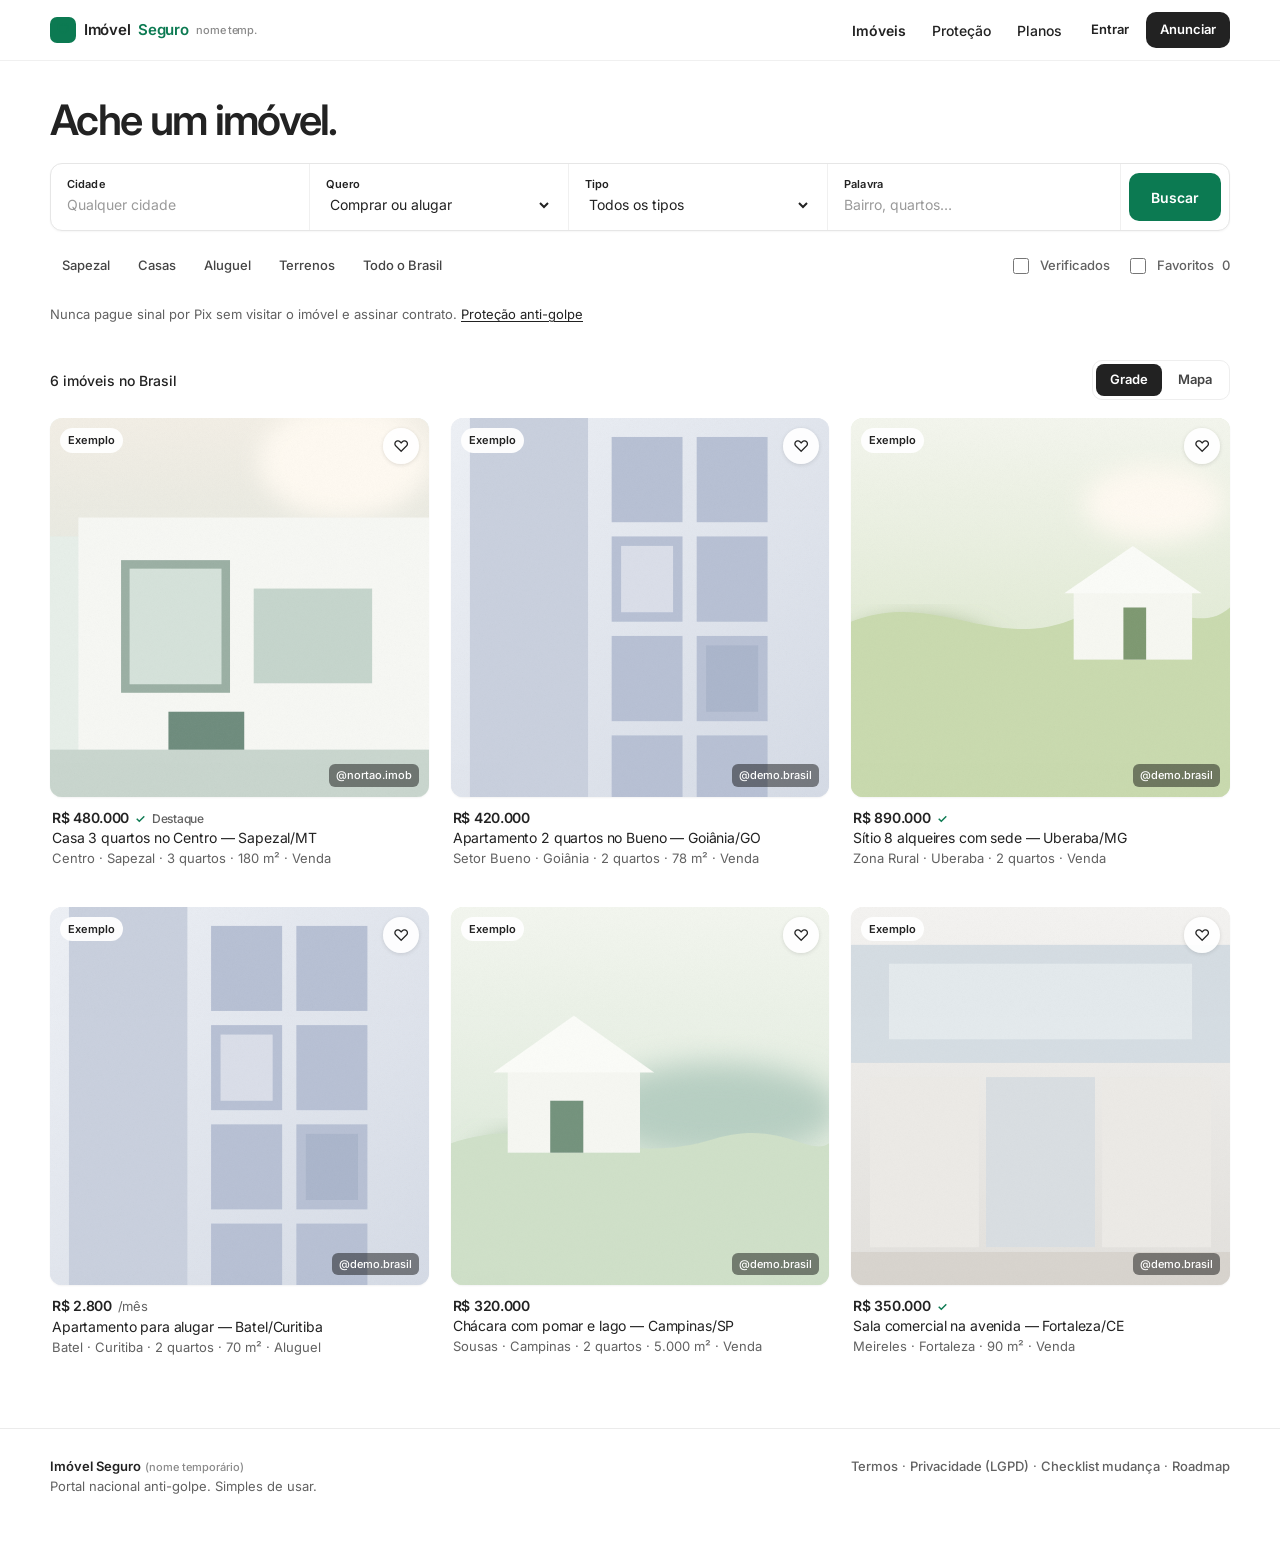
<file: index.html>
<!doctype html>
<html lang="pt-BR">
<head>
  <meta charset="utf-8">
  <meta name="viewport" content="width=device-width,initial-scale=1">
  <meta name="description" content="Imóvel Seguro — portal simples e anti-golpe. Anuncie grátis com fotos padronizadas e marca d'água do usuário.">
  <meta name="theme-color" content="#ffffff">
  <title>Imóvel Seguro — alugue e compre com menos risco de golpe</title>
  <link rel="stylesheet" href="css/styles.css">
</head>
<body>
  <header class="top">
    <div class="wrap top-inner">
      <a class="brand" href="index.html"><span class="brand-mark" aria-hidden="true">🛡</span> Imóvel <span>Seguro</span> <em class="temp">nome temp.</em></a>
      <nav class="nav" aria-label="Principal">
        <a href="index.html" data-nav="index.html">Imóveis</a>
        <a href="anti-golpe.html" data-nav="anti-golpe.html">Proteção</a>
        <a href="precos.html" data-nav="precos.html">Planos</a>
        <span id="auth-slot"></span>
        <a class="btn btn-dark btn-sm" href="anunciar.html">Anunciar</a>
      </nav>
    </div>
  </header>

  <main>
    <section class="home">
      <div class="wrap">
        <h1>Ache um imóvel.</h1>
        <form id="search-form" class="finder" role="search">
          <div class="finder-bar">
            <label class="finder-field">
              <span>Cidade</span>
              <input id="f-city" data-city-input type="text" placeholder="Qualquer cidade" autocomplete="off">
            </label>
            <label class="finder-field">
              <span>Quero</span>
              <select id="f-purpose" aria-label="Comprar ou alugar">
                <option value="">Comprar ou alugar</option>
                <option value="comprar">Comprar</option>
                <option value="alugar">Alugar</option>
              </select>
            </label>
            <label class="finder-field">
              <span>Tipo</span>
              <select id="f-type" data-types="all" aria-label="Tipo de imóvel"></select>
            </label>
            <label class="finder-field finder-field-q">
              <span>Palavra</span>
              <input id="f-q" type="search" placeholder="Bairro, quartos…" aria-label="Palavra-chave">
            </label>
            <button class="finder-go" type="submit">Buscar</button>
          </div>
          <div class="finder-row">
            <div class="chips">
              <button type="button" class="chip" data-chip data-city="Sapezal - MT">Sapezal</button>
              <button type="button" class="chip" data-chip data-purpose="comprar" data-type="casa">Casas</button>
              <button type="button" class="chip" data-chip data-purpose="alugar">Aluguel</button>
              <button type="button" class="chip" data-chip data-purpose="comprar" data-type="terreno">Terrenos</button>
              <button type="button" class="chip" id="f-clear">Todo o Brasil</button>
            </div>
            <div class="finder-flags">
              <label><input id="f-verified" type="checkbox"> Verificados</label>
              <label><input id="f-favs" type="checkbox"> Favoritos <span id="fav-count">0</span></label>
            </div>
          </div>
        </form>
        <p class="safety-line">Nunca pague sinal por Pix sem visitar o imóvel e assinar contrato. <a href="anti-golpe.html">Proteção anti-golpe</a></p>
      </div>
    </section>

    <section class="results">
      <div class="wrap">
        <div class="results-bar">
          <p id="listings-count">Carregando…</p>
          <div class="view-toggle" role="group" aria-label="Visualização">
            <button type="button" class="btn btn-ghost btn-sm active" data-view="grid">Grade</button>
            <button type="button" class="btn btn-ghost btn-sm" data-view="map">Mapa</button>
          </div>
        </div>
        <div class="grid" id="listings"></div>
        <div id="map-view" style="display:none"></div>
      </div>
    </section>
  </main>

  <footer class="footer">
    <div class="wrap footer-grid">
      <div>
        <strong>Imóvel Seguro</strong> <span class="temp">(nome temporário)</span><br>
        Portal nacional anti-golpe. Simples de usar.
      </div>
      <div>
        <a href="termos.html">Termos</a> ·
        <a href="privacidade.html">Privacidade (LGPD)</a> ·
        <a href="mudanca.html">Checklist mudança</a> ·
        <a href="GAPS.md">Roadmap</a>
      </div>
    </div>
  </footer>

  <script src="js/cities-br.js"></script>
  <script src="js/config.js"></script>
  <script src="js/auth.js"></script>
  <script src="js/photos.js"></script>
  <script src="js/map.js"></script>
  <script src="js/app.js"></script>
</body>
</html>
</file>
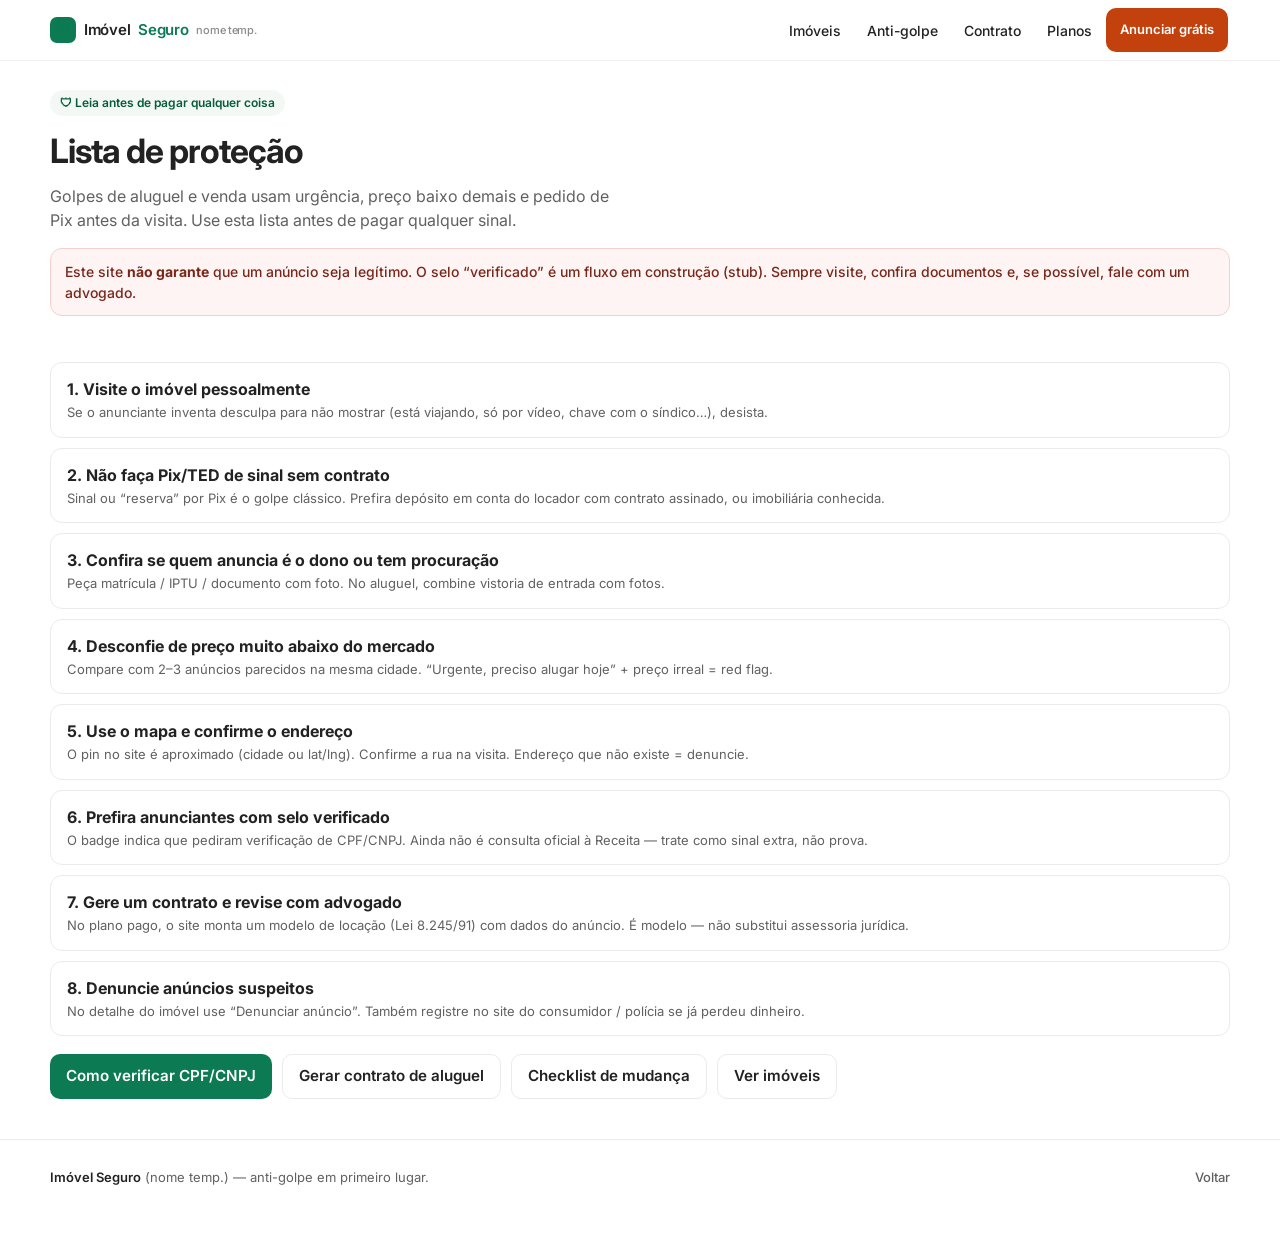
<file: anti-golpe.html>
<!doctype html>
<html lang="pt-BR">
<head>
  <meta charset="utf-8">
  <meta name="viewport" content="width=device-width,initial-scale=1">
  <meta name="theme-color" content="#0c7a52">
  <title>Lista de proteção — Imóvel Seguro</title>
  <link rel="stylesheet" href="css/styles.css">
</head>
<body>
  <header class="top">
    <div class="wrap top-inner">
      <a class="brand" href="index.html"><span class="brand-mark">🛡</span> Imóvel <span>Seguro</span> <em class="temp">nome temp.</em></a>
      <nav class="nav">
        <a href="index.html" data-nav="index.html">Imóveis</a>
        <a href="anti-golpe.html" data-nav="anti-golpe.html">Anti-golpe</a>
        <a href="contrato.html" data-nav="contrato.html">Contrato</a>
        <a href="precos.html" data-nav="precos.html">Planos</a>
        <a class="btn btn-terra" href="anunciar.html" style="padding:8px 14px;font-size:13px">Anunciar grátis</a>
              <span id="auth-slot"></span>
      </nav>
    </div>
  </header>

  <main class="wrap">
    <section class="page-hero">
      <div class="badge">🛡 Leia antes de pagar qualquer coisa</div>
      <h1>Lista de proteção</h1>
      <p>Golpes de aluguel e venda usam urgência, preço baixo demais e pedido de Pix antes da visita. Use esta lista antes de pagar qualquer sinal.</p>
    </section>

    <div class="banner banner-danger">
      Este site <strong>não garante</strong> que um anúncio seja legítimo. O selo “verificado” é um fluxo em construção (stub). Sempre visite, confira documentos e, se possível, fale com um advogado.
    </div>

    <section class="section">
      <ul class="check-list">
        <li>
          <strong>1. Visite o imóvel pessoalmente</strong>
          <span class="help">Se o anunciante inventa desculpa para não mostrar (está viajando, só por vídeo, chave com o síndico…), desista.</span>
        </li>
        <li>
          <strong>2. Não faça Pix/TED de sinal sem contrato</strong>
          <span class="help">Sinal ou “reserva” por Pix é o golpe clássico. Prefira depósito em conta do locador com contrato assinado, ou imobiliária conhecida.</span>
        </li>
        <li>
          <strong>3. Confira se quem anuncia é o dono ou tem procuração</strong>
          <span class="help">Peça matrícula / IPTU / documento com foto. No aluguel, combine vistoria de entrada com fotos.</span>
        </li>
        <li>
          <strong>4. Desconfie de preço muito abaixo do mercado</strong>
          <span class="help">Compare com 2–3 anúncios parecidos na mesma cidade. “Urgente, preciso alugar hoje” + preço irreal = red flag.</span>
        </li>
        <li>
          <strong>5. Use o mapa e confirme o endereço</strong>
          <span class="help">O pin no site é aproximado (cidade ou lat/lng). Confirme a rua na visita. Endereço que não existe = denuncie.</span>
        </li>
        <li>
          <strong>6. Prefira anunciantes com selo verificado</strong>
          <span class="help">O badge indica que pediram verificação de CPF/CNPJ. Ainda não é consulta oficial à Receita — trate como sinal extra, não prova.</span>
        </li>
        <li>
          <strong>7. Gere um contrato e revise com advogado</strong>
          <span class="help">No plano pago, o site monta um modelo de locação (Lei 8.245/91) com dados do anúncio. É modelo — não substitui assessoria jurídica.</span>
        </li>
        <li>
          <strong>8. Denuncie anúncios suspeitos</strong>
          <span class="help">No detalhe do imóvel use “Denunciar anúncio”. Também registre no site do consumidor / polícia se já perdeu dinheiro.</span>
        </li>
      </ul>

      <div style="display:flex;gap:10px;flex-wrap:wrap;margin-top:18px">
        <a class="btn btn-primary" href="verificar.html">Como verificar CPF/CNPJ</a>
        <a class="btn btn-ghost" href="contrato.html">Gerar contrato de aluguel</a>
        <a class="btn btn-ghost" href="mudanca.html">Checklist de mudança</a>
        <a class="btn btn-ghost" href="index.html">Ver imóveis</a>
      </div>
    </section>
  </main>

  <footer class="footer">
    <div class="wrap footer-grid">
      <div><strong>Imóvel Seguro</strong> (nome temp.) — anti-golpe em primeiro lugar.</div>
      <div><a href="index.html">Voltar</a></div>
    </div>
    <!-- legal -->
</footer>
</body>
</html>
</file>
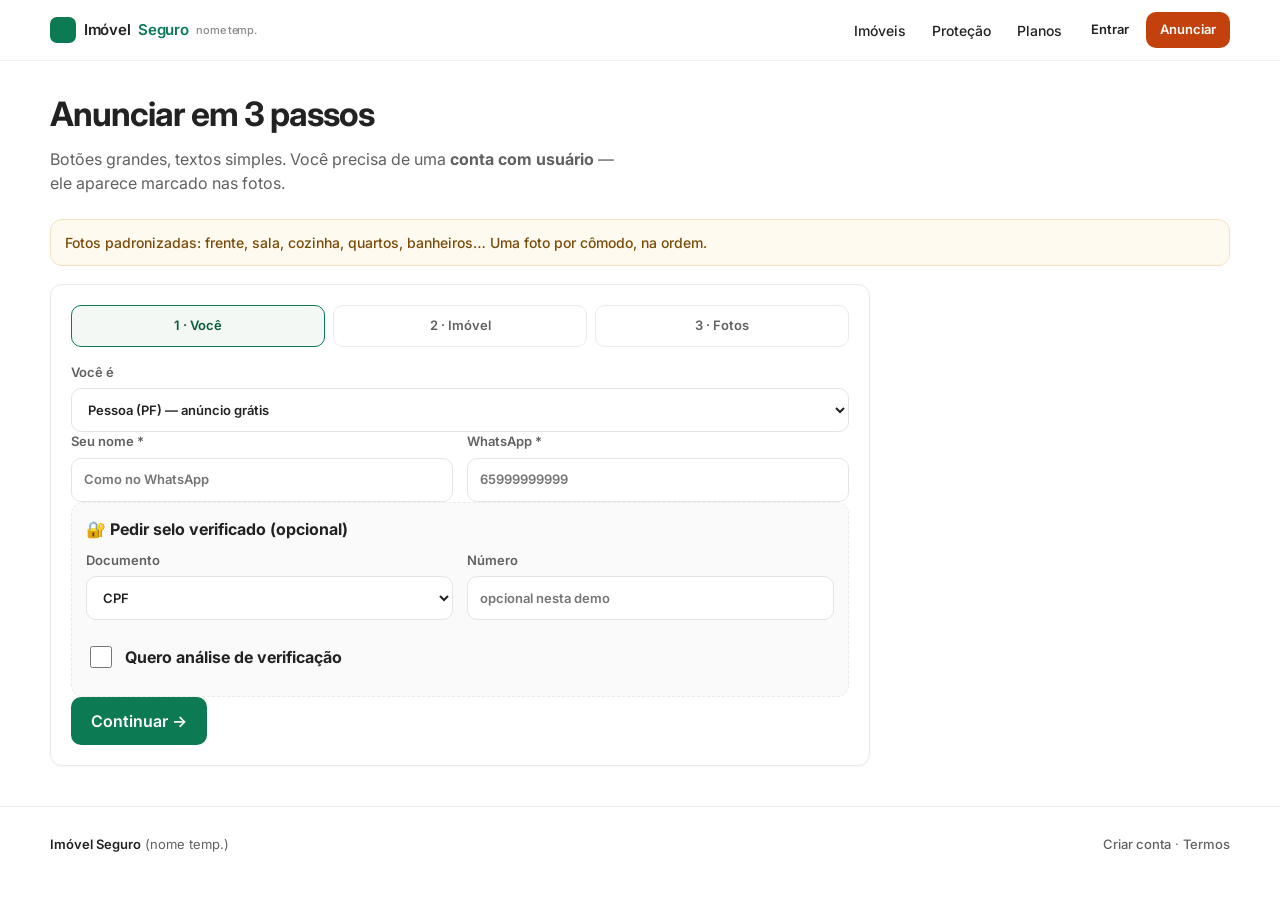
<file: anunciar.html>
<!doctype html>
<html lang="pt-BR">
<head>
  <meta charset="utf-8">
  <meta name="viewport" content="width=device-width,initial-scale=1">
  <meta name="theme-color" content="#0c7a52">
  <title>Anunciar — Imóvel Seguro</title>
  <link rel="stylesheet" href="css/styles.css">
</head>
<body>
  <header class="top">
    <div class="wrap top-inner">
      <a class="brand" href="index.html"><span class="brand-mark">🛡</span> Imóvel <span>Seguro</span> <em class="temp">nome temp.</em></a>
      <nav class="nav">
        <a href="index.html" data-nav="index.html">Imóveis</a>
        <a href="anti-golpe.html" data-nav="anti-golpe.html">Proteção</a>
        <a href="precos.html" data-nav="precos.html">Planos</a>
        <span id="auth-slot"></span>
        <a class="btn btn-terra btn-sm" href="anunciar.html">Anunciar</a>
      </nav>
    </div>
  </header>

  <main class="wrap">
    <section class="page-hero">
      <h1>Anunciar em 3 passos</h1>
      <p>Botões grandes, textos simples. Você precisa de uma <a href="conta.html"><strong>conta com usuário</strong></a> — ele aparece marcado nas fotos.</p>
      <p class="help" id="username-display" style="margin-top:8px;font-size:16px;font-weight:800;color:var(--green)"></p>
    </section>

    <div class="banner">
      Fotos padronizadas: frente, sala, cozinha, quartos, banheiros… Uma foto por cômodo, na ordem.
    </div>

    <section class="section" style="padding-top:0">
      <form id="announce-form" class="card form-card">
        <div class="wizard-steps">
          <div class="wstep on">1 · Você</div>
          <div class="wstep">2 · Imóvel</div>
          <div class="wstep">3 · Fotos</div>
        </div>

        <div class="wizard-pane on form-grid">
          <label class="field">Você é
            <select name="advertiser_kind" id="advertiser-kind" required>
              <option value="pf">Pessoa (PF) — anúncio grátis</option>
              <option value="pj">Imobiliária (PJ)</option>
            </select>
          </label>
          <div class="form-grid two">
            <label class="field">Seu nome *
              <input name="owner_name" required placeholder="Como no WhatsApp">
            </label>
            <label class="field">WhatsApp *
              <input name="whatsapp" required placeholder="65999999999" inputmode="tel">
            </label>
          </div>
          <div class="stub" id="pj-fields" style="display:none">
            <strong>🏢 Imobiliária</strong>
            <div class="form-grid two" style="margin-top:10px">
              <label class="field">Nome da imobiliária *
                <input name="agency_name" data-pj-required placeholder="Imobiliária Centro">
              </label>
              <label class="field">Endereço da página (slug)
                <input name="agency_slug" placeholder="imobiliaria-centro">
              </label>
            </div>
            <label class="field" style="margin-top:10px">Sobre a imobiliária
              <textarea name="agency_description" rows="2"></textarea>
            </label>
          </div>
          <div class="stub">
            <strong>🔐 Pedir selo verificado (opcional)</strong>
            <div class="form-grid two" style="margin-top:10px">
              <label class="field">Documento
                <select name="doc_type" id="doc-type">
                  <option value="cpf">CPF</option>
                  <option value="cnpj">CNPJ</option>
                </select>
              </label>
              <label class="field">Número
                <input name="doc_number" placeholder="opcional nesta demo" autocomplete="off">
              </label>
            </div>
            <label style="display:flex;align-items:center;gap:10px;margin-top:12px;font-weight:700">
              <input name="want_verify" type="checkbox" style="width:22px;height:22px"> Quero análise de verificação
            </label>
          </div>
          <button type="button" class="btn btn-primary btn-xl" data-next>Continuar →</button>
        </div>

        <div class="wizard-pane form-grid">
          <div class="form-grid two">
            <label class="field">Cidade *
              <input name="city" data-city-input required placeholder="Sapezal - MT" autocomplete="off">
            </label>
            <label class="field">Bairro
              <input name="neighborhood" placeholder="Centro">
            </label>
          </div>
          <label class="field">Endereço / referência
            <input name="address_text" placeholder="Rua e número ou referência">
          </label>
          <div class="form-grid two">
            <label class="field">Latitude (opcional)
              <input name="lat" type="number" step="any">
            </label>
            <label class="field">Longitude (opcional)
              <input name="lng" type="number" step="any">
            </label>
          </div>
          <div class="form-grid two">
            <label class="field">Quero *
              <select name="purpose" required>
                <option value="comprar">Vender</option>
                <option value="alugar">Alugar</option>
              </select>
            </label>
            <label class="field">Tipo *
              <select name="property_type" data-types required></select>
            </label>
          </div>
          <div class="form-grid two">
            <label class="field">Preço (R$) *
              <input name="price" required inputmode="decimal" placeholder="480000">
            </label>
            <label class="field">Área (m²)
              <input name="area_m2" type="number" min="0">
            </label>
          </div>
          <div class="form-grid two">
            <label class="field">Quantos quartos?
              <input name="bedrooms" id="f-bedrooms" type="number" min="0" value="2">
            </label>
            <label class="field">Quantos banheiros?
              <input name="bathrooms" type="number" min="1" value="1">
            </label>
          </div>
          <label style="display:flex;align-items:center;gap:10px;font-weight:700">
            <input name="has_suite" id="f-suite" type="checkbox" style="width:22px;height:22px"> Tem suíte (último quarto vira suíte nas fotos)
          </label>
          <label class="field">Título simples *
            <input name="title" required maxlength="120" placeholder="Casa 3 quartos no Centro">
          </label>
          <label class="field">Conte o essencial *
            <textarea name="description" required rows="4" placeholder="Conservação, documentos, o que vem junto…"></textarea>
          </label>
          <div style="display:flex;gap:10px;flex-wrap:wrap">
            <button type="button" class="btn btn-ghost" data-prev>← Voltar</button>
            <button type="button" class="btn btn-primary btn-xl" data-next>Ir para fotos →</button>
          </div>
        </div>

        <div class="wizard-pane form-grid">
          <p style="margin:0;font-size:1.05rem;font-weight:700">Envie <em>uma foto de cada cômodo</em>, na ordem abaixo. A marca @do seu usuário é gravada na imagem.</p>
          <div id="photo-slots" class="photo-slots"></div>
          <div style="display:flex;gap:10px;flex-wrap:wrap">
            <button type="button" class="btn btn-ghost" data-prev>← Voltar</button>
            <button class="btn btn-primary btn-xl" id="announce-btn" type="submit">Publicar anúncio grátis</button>
          </div>
          <div class="ok-box" id="ok-box"></div>
          <div class="err-box" id="err-box"></div>
        </div>
      </form>
    </section>
  </main>

  <footer class="footer">
    <div class="wrap footer-grid">
      <div><strong>Imóvel Seguro</strong> (nome temp.)</div>
      <div><a href="conta.html">Criar conta</a> · <a href="termos.html">Termos</a></div>
    </div>
  </footer>

  <script src="js/cities-br.js"></script>
  <script src="js/config.js"></script>
  <script src="js/auth.js"></script>
  <script src="js/photos.js"></script>
  <script src="js/app.js"></script>
</body>
</html>
</file>
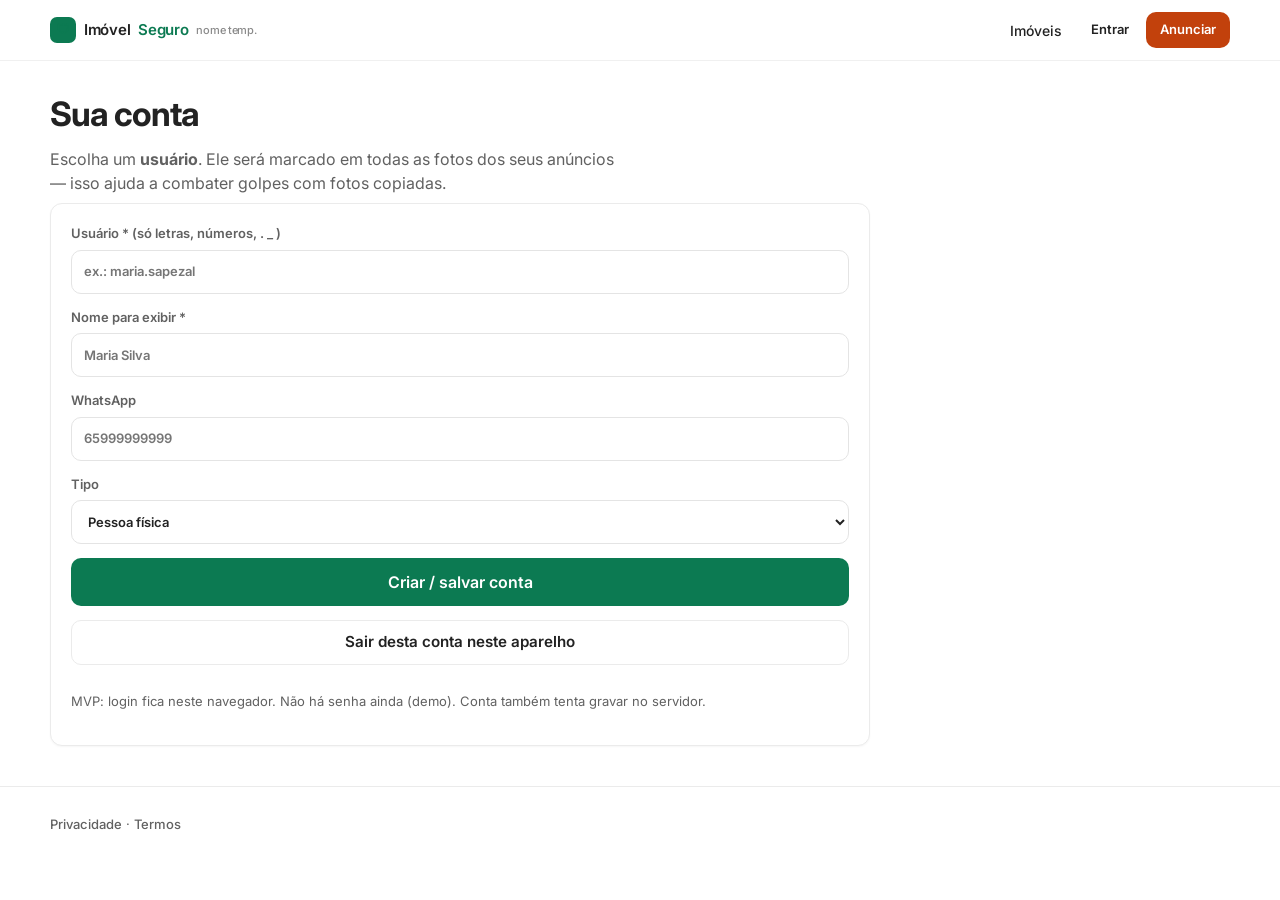
<file: conta.html>
<!doctype html>
<html lang="pt-BR">
<head>
  <meta charset="utf-8">
  <meta name="viewport" content="width=device-width,initial-scale=1">
  <meta name="theme-color" content="#0c7a52">
  <title>Criar conta — Imóvel Seguro</title>
  <link rel="stylesheet" href="css/styles.css">
</head>
<body>
  <header class="top">
    <div class="wrap top-inner">
      <a class="brand" href="index.html"><span class="brand-mark">🛡</span> Imóvel <span>Seguro</span> <em class="temp">nome temp.</em></a>
      <nav class="nav">
        <a href="index.html">Imóveis</a>
        <span id="auth-slot"></span>
        <a class="btn btn-terra btn-sm" href="anunciar.html">Anunciar</a>
      </nav>
    </div>
  </header>

  <main class="wrap">
    <section class="page-hero">
      <h1>Sua conta</h1>
      <p>Escolha um <strong>usuário</strong>. Ele será marcado em todas as fotos dos seus anúncios — isso ajuda a combater golpes com fotos copiadas.</p>
    </section>

    <div class="banner banner-safe" id="account-status" style="display:none"></div>

    <section class="section" style="padding-top:0">
      <form id="account-form" class="card form-card form-grid">
        <label class="field">Usuário * (só letras, números, . _ )
          <input name="username" required minlength="3" maxlength="24" placeholder="ex.: maria.sapezal" autocomplete="username">
        </label>
        <label class="field">Nome para exibir *
          <input name="display_name" required placeholder="Maria Silva">
        </label>
        <label class="field">WhatsApp
          <input name="whatsapp" placeholder="65999999999" inputmode="tel">
        </label>
        <label class="field">Tipo
          <select name="advertiser_kind">
            <option value="pf">Pessoa física</option>
            <option value="pj">Imobiliária (PJ)</option>
          </select>
        </label>
        <button class="btn btn-primary btn-xl" type="submit">Criar / salvar conta</button>
        <button class="btn btn-ghost" type="button" id="logout-btn">Sair desta conta neste aparelho</button>
        <div class="ok-box" id="account-ok"></div>
        <div class="err-box" id="account-err"></div>
        <p class="help">MVP: login fica neste navegador. Não há senha ainda (demo). Conta também tenta gravar no servidor.</p>
      </form>
    </section>
  </main>

  <footer class="footer">
    <div class="wrap"><a href="privacidade.html">Privacidade</a> · <a href="termos.html">Termos</a></div>
  </footer>
  <script src="js/config.js"></script>
  <script src="js/auth.js"></script>
  <script src="js/app.js"></script>
</body>
</html>
</file>
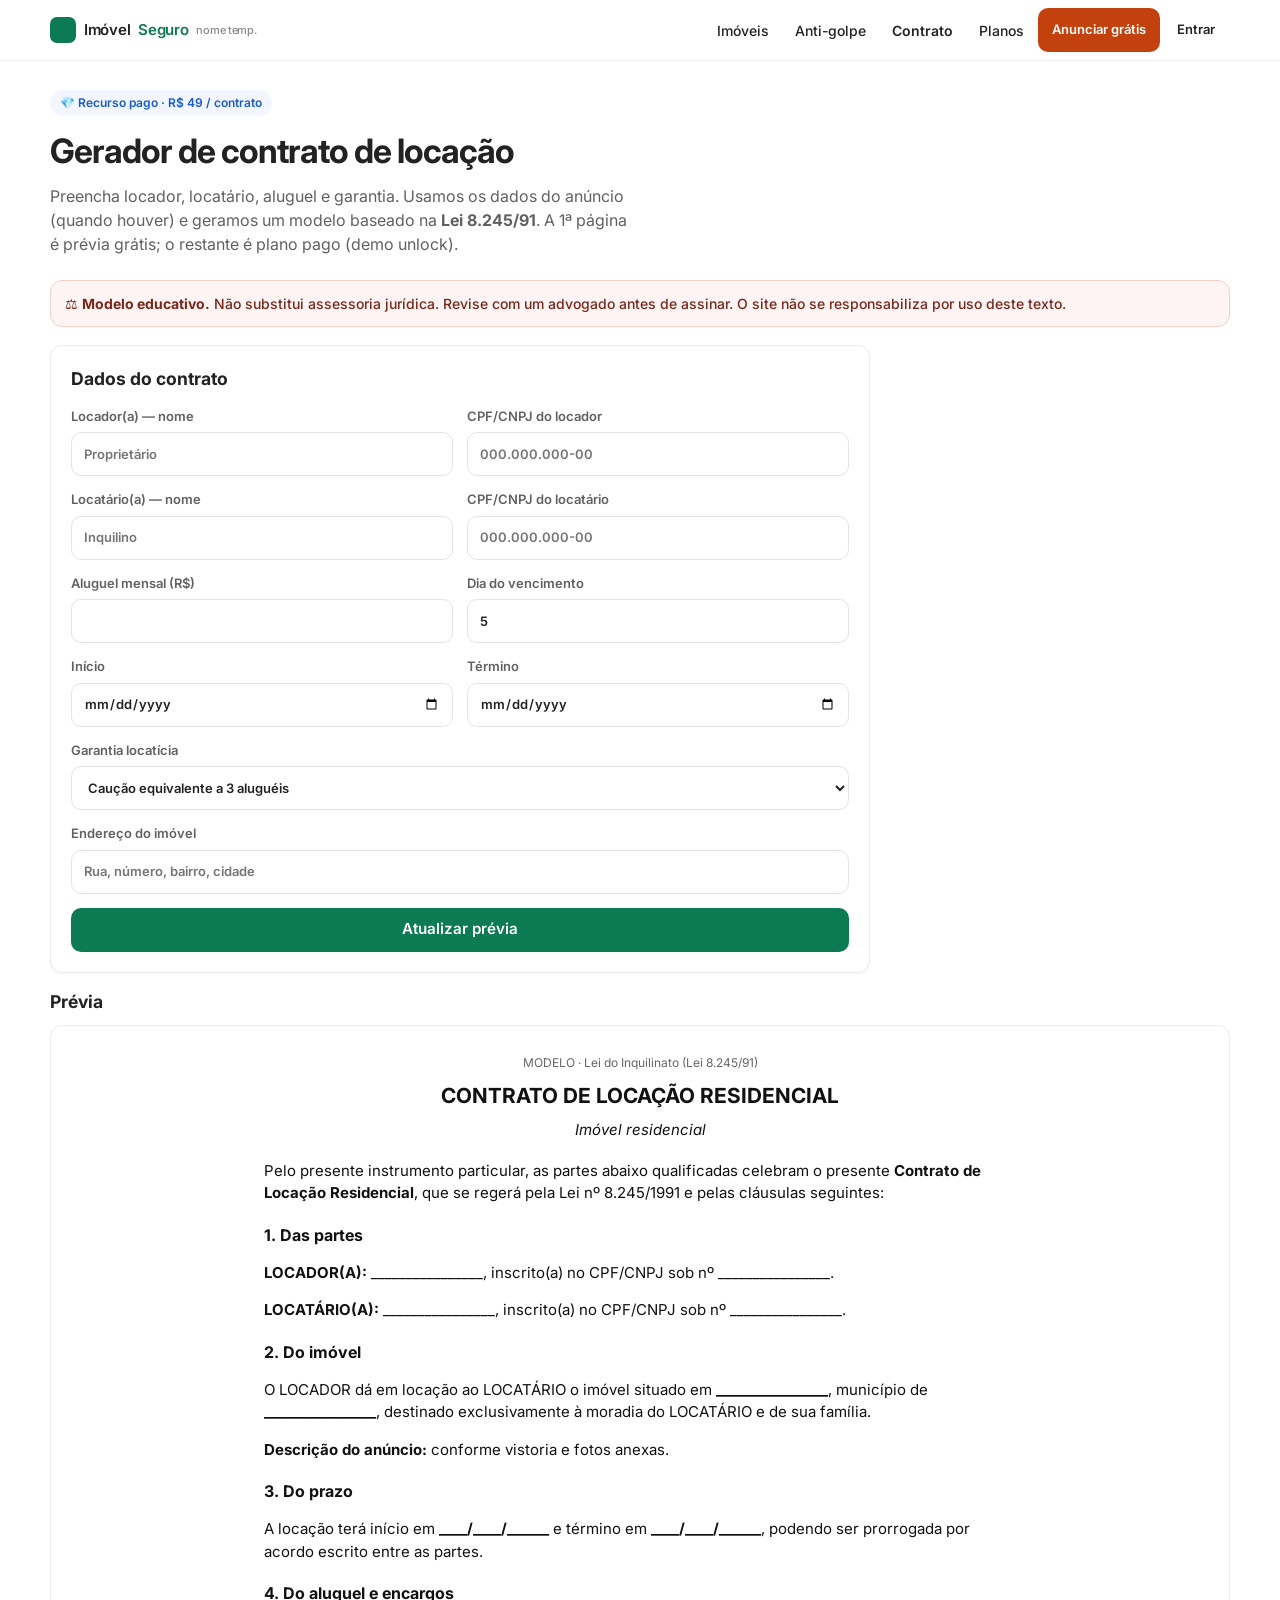
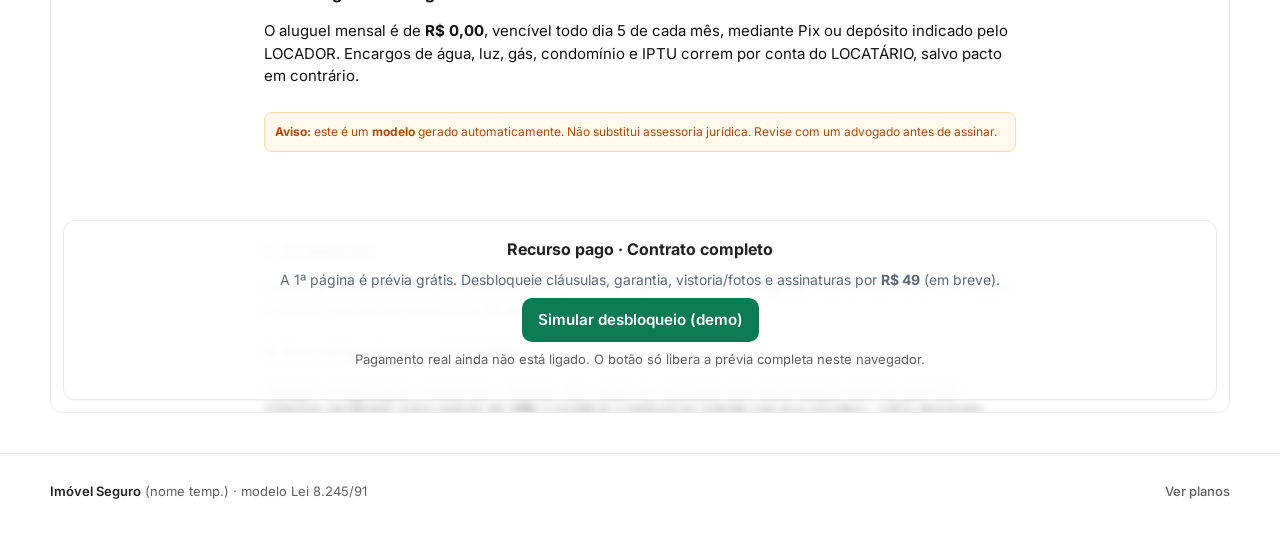
<file: contrato.html>
<!doctype html>
<html lang="pt-BR">
<head>
  <meta charset="utf-8">
  <meta name="viewport" content="width=device-width,initial-scale=1">
  <meta name="theme-color" content="#0c7a52">
  <title>Contrato de aluguel — Imóvel Seguro</title>
  <link rel="stylesheet" href="css/styles.css">
</head>
<body>
  <header class="top no-print">
    <div class="wrap top-inner">
      <a class="brand" href="index.html"><span class="brand-mark">🛡</span> Imóvel <span>Seguro</span> <em class="temp">nome temp.</em></a>
      <nav class="nav">
        <a href="index.html" data-nav="index.html">Imóveis</a>
        <a href="anti-golpe.html" data-nav="anti-golpe.html">Anti-golpe</a>
        <a href="contrato.html" data-nav="contrato.html">Contrato</a>
        <a href="precos.html" data-nav="precos.html">Planos</a>
        <a class="btn btn-terra" href="anunciar.html" style="padding:8px 14px;font-size:13px">Anunciar grátis</a>
              <span id="auth-slot"></span>
      </nav>
    </div>
  </header>

  <main class="wrap">
    <section class="page-hero no-print">
      <div class="badge" style="background:var(--blue-soft);color:var(--blue)">💎 Recurso pago · R$ 49 / contrato</div>
      <h1>Gerador de contrato de locação</h1>
      <p>Preencha locador, locatário, aluguel e garantia. Usamos os dados do anúncio (quando houver) e geramos um modelo baseado na <strong>Lei 8.245/91</strong>. A 1ª página é prévia grátis; o restante é plano pago (demo unlock).</p>
      <p id="contract-listing-info" class="help" style="margin-top:8px"></p>
    </section>

    <div class="banner banner-danger no-print">
      ⚖️ <strong>Modelo educativo.</strong> Não substitui assessoria jurídica. Revise com um advogado antes de assinar. O site não se responsabiliza por uso deste texto.
    </div>

    <section class="section no-print" style="padding-top:0;display:grid;gap:16px">
      <form id="contract-form" class="card form-card form-grid">
        <h2 style="margin:0;font-size:1.1rem">Dados do contrato</h2>
        <div class="form-grid two">
          <label class="field">Locador(a) — nome
            <input name="landlord_name" required placeholder="Proprietário">
          </label>
          <label class="field">CPF/CNPJ do locador
            <input name="landlord_doc" placeholder="000.000.000-00">
          </label>
        </div>
        <div class="form-grid two">
          <label class="field">Locatário(a) — nome
            <input name="tenant_name" required placeholder="Inquilino">
          </label>
          <label class="field">CPF/CNPJ do locatário
            <input name="tenant_doc" placeholder="000.000.000-00">
          </label>
        </div>
        <div class="form-grid two">
          <label class="field">Aluguel mensal (R$)
            <input name="rent" type="number" min="0" step="0.01" required>
          </label>
          <label class="field">Dia do vencimento
            <input name="due_day" type="number" min="1" max="28" value="5">
          </label>
        </div>
        <div class="form-grid two">
          <label class="field">Início
            <input name="start_date" type="date" required>
          </label>
          <label class="field">Término
            <input name="end_date" type="date" required>
          </label>
        </div>
        <label class="field">Garantia locatícia
          <select name="guarantee">
            <option>Caução equivalente a 3 aluguéis</option>
            <option>Fiador idôneo</option>
            <option>Seguro-fiança</option>
            <option>Título de capitalização</option>
          </select>
        </label>
        <label class="field">Endereço do imóvel
          <input name="address" placeholder="Rua, número, bairro, cidade">
        </label>
        <input type="hidden" name="city" value="">
        <button class="btn btn-primary" type="submit">Atualizar prévia</button>
      </form>

      <div>
        <h2 style="margin:0 0 10px;font-size:1.1rem">Prévia</h2>
        <div id="contract-out"></div>
      </div>
    </section>
  </main>

  <footer class="footer no-print">
    <div class="wrap footer-grid">
      <div><strong>Imóvel Seguro</strong> (nome temp.) · modelo Lei 8.245/91</div>
      <div><a href="precos.html">Ver planos</a></div>
    </div>
    <!-- legal -->
</footer>

  <script src="js/config.js"></script>
  <script src="js/contract.js"></script>
  <script src="js/auth.js"></script>
  <script src="js/photos.js"></script>
  <script src="js/app.js"></script>
</body>
</html>
</file>
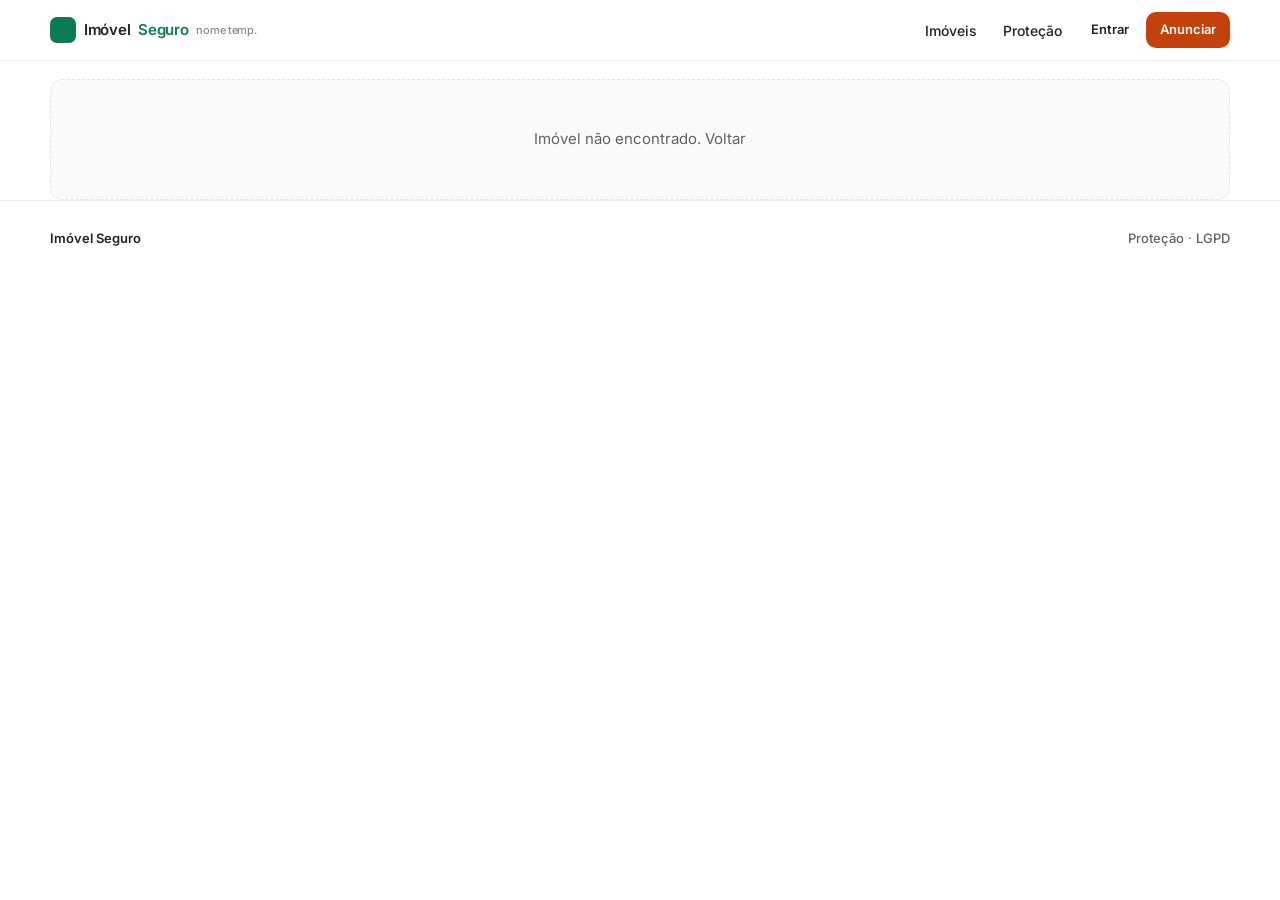
<file: imovel.html>
<!doctype html>
<html lang="pt-BR">
<head>
  <meta charset="utf-8">
  <meta name="viewport" content="width=device-width,initial-scale=1">
  <meta name="theme-color" content="#0c7a52">
  <title>Imóvel — Imóvel Seguro</title>
  <link rel="stylesheet" href="css/styles.css">
</head>
<body>
  <header class="top">
    <div class="wrap top-inner">
      <a class="brand" href="index.html"><span class="brand-mark">🛡</span> Imóvel <span>Seguro</span> <em class="temp">nome temp.</em></a>
      <nav class="nav">
        <a href="index.html" data-nav="index.html">Imóveis</a>
        <a href="anti-golpe.html">Proteção</a>
        <span id="auth-slot"></span>
        <a class="btn btn-terra btn-sm" href="anunciar.html">Anunciar</a>
      </nav>
    </div>
  </header>
  <main class="wrap" style="padding-top:18px"><div id="detail"></div></main>
  <div class="modal-bg" id="report-modal" role="dialog" aria-modal="true">
    <div class="modal">
      <h3>🚩 Denunciar anúncio</h3>
      <p class="help" id="report-listing-title"></p>
      <form id="report-form" class="form-grid" style="margin-top:12px">
        <label class="field">Motivo
          <select name="reason" required>
            <option value="">Selecione…</option>
            <option>Suspeita de golpe</option>
            <option>Fotos ou dados falsos</option>
            <option>Pediu Pix sem visita</option>
            <option>Endereço errado / imóvel inexistente</option>
            <option>Outro</option>
          </select>
        </label>
        <label class="field">Detalhes (opcional)<textarea name="details" rows="3"></textarea></label>
        <label class="field">Seu contato (opcional)<input name="contact" type="text"></label>
        <div style="display:flex;gap:8px;flex-wrap:wrap">
          <button type="submit" class="btn btn-danger" id="report-submit">Enviar denúncia</button>
          <button type="button" class="btn btn-ghost" id="report-cancel">Cancelar</button>
        </div>
        <div class="ok-box" id="report-ok"></div>
      </form>
    </div>
  </div>
  <footer class="footer"><div class="wrap footer-grid">
    <div><strong>Imóvel Seguro</strong></div>
    <div><a href="anti-golpe.html">Proteção</a> · <a href="privacidade.html">LGPD</a></div>
  </div></footer>
  <script src="js/config.js"></script>
  <script src="js/auth.js"></script>
  <script src="js/photos.js"></script>
  <script src="js/map.js"></script>
  <script src="js/app.js"></script>
</body>
</html>
</file>
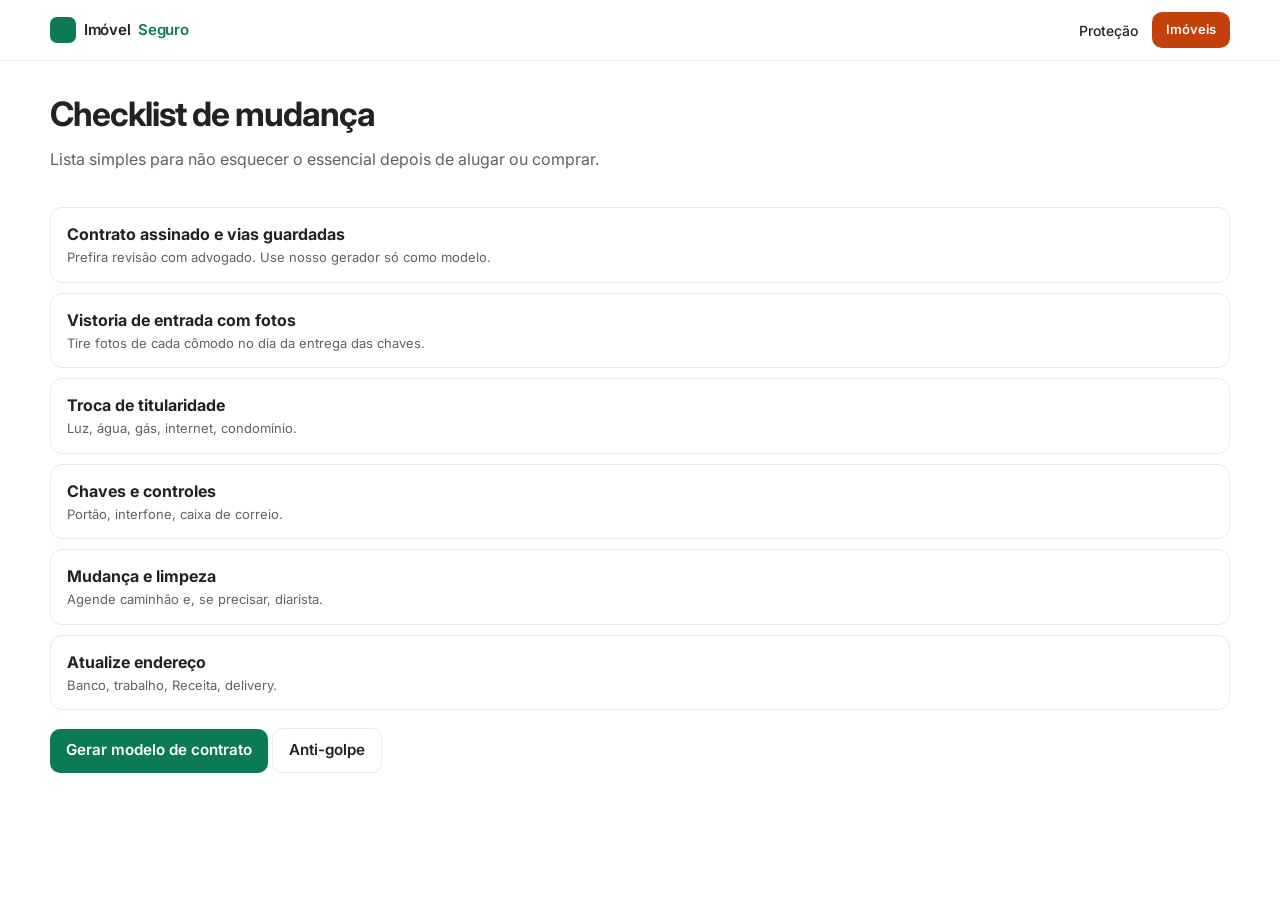
<file: mudanca.html>
<!doctype html>
<html lang="pt-BR">
<head>
  <meta charset="utf-8">
  <meta name="viewport" content="width=device-width,initial-scale=1">
  <title>Checklist de mudança — Imóvel Seguro</title>
  <link rel="stylesheet" href="css/styles.css">
</head>
<body>
  <header class="top"><div class="wrap top-inner">
    <a class="brand" href="index.html"><span class="brand-mark">🛡</span> Imóvel <span>Seguro</span></a>
    <nav class="nav"><a href="anti-golpe.html">Proteção</a><a class="btn btn-terra btn-sm" href="index.html">Imóveis</a></nav>
  </div></header>
  <main class="wrap">
    <section class="page-hero">
      <h1>Checklist de mudança</h1>
      <p>Lista simples para não esquecer o essencial depois de alugar ou comprar.</p>
    </section>
    <section class="section">
      <ul class="check-list">
        <li><strong>Contrato assinado e vias guardadas</strong><span class="help">Prefira revisão com advogado. Use nosso gerador só como modelo.</span></li>
        <li><strong>Vistoria de entrada com fotos</strong><span class="help">Tire fotos de cada cômodo no dia da entrega das chaves.</span></li>
        <li><strong>Troca de titularidade</strong><span class="help">Luz, água, gás, internet, condomínio.</span></li>
        <li><strong>Chaves e controles</strong><span class="help">Portão, interfone, caixa de correio.</span></li>
        <li><strong>Mudança e limpeza</strong><span class="help">Agende caminhão e, se precisar, diarista.</span></li>
        <li><strong>Atualize endereço</strong><span class="help">Banco, trabalho, Receita, delivery.</span></li>
      </ul>
      <p style="margin-top:18px"><a class="btn btn-primary" href="contrato.html">Gerar modelo de contrato</a>
      <a class="btn btn-ghost" href="anti-golpe.html">Anti-golpe</a></p>
    </section>
  </main>
</body>
</html>
</file>
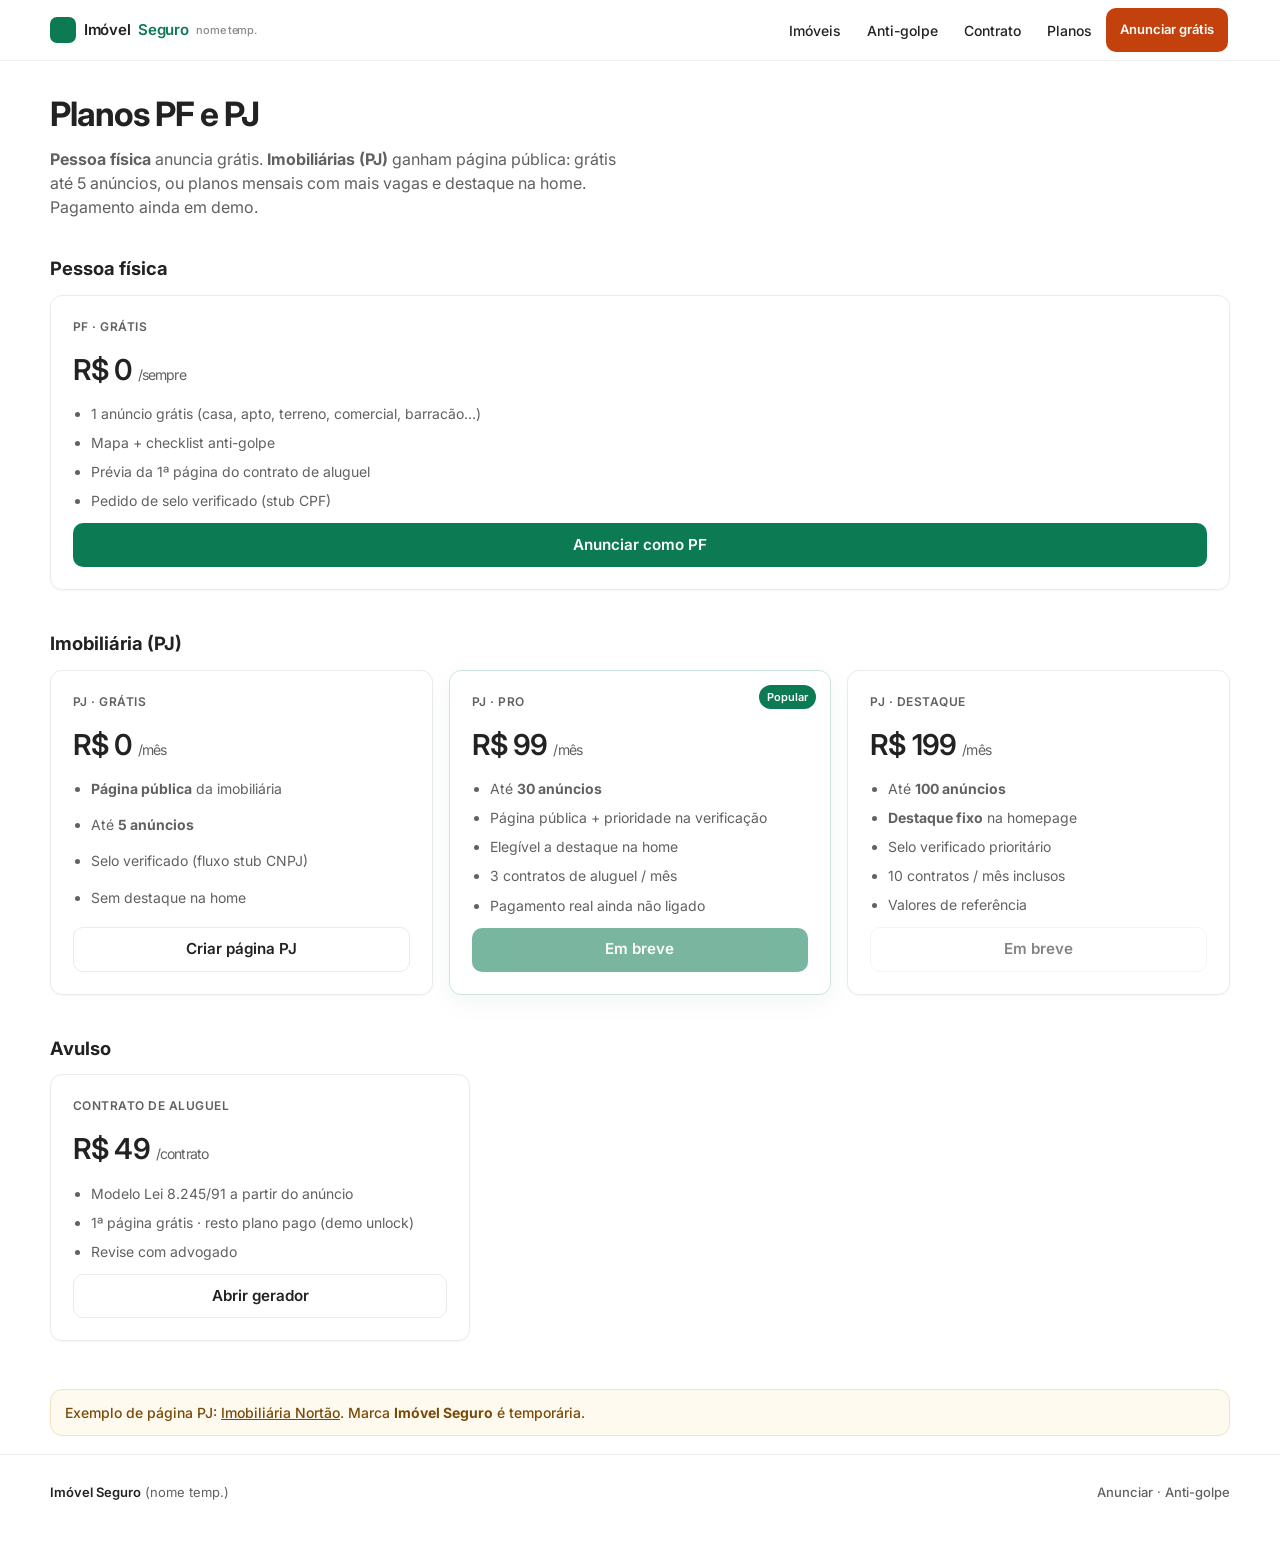
<file: precos.html>
<!doctype html>
<html lang="pt-BR">
<head>
  <meta charset="utf-8">
  <meta name="viewport" content="width=device-width,initial-scale=1">
  <meta name="theme-color" content="#0c7a52">
  <title>Planos PF e PJ — Imóvel Seguro</title>
  <link rel="stylesheet" href="css/styles.css">
</head>
<body>
  <header class="top">
    <div class="wrap top-inner">
      <a class="brand" href="index.html"><span class="brand-mark">🛡</span> Imóvel <span>Seguro</span> <em class="temp">nome temp.</em></a>
      <nav class="nav">
        <a href="index.html" data-nav="index.html">Imóveis</a>
        <a href="anti-golpe.html" data-nav="anti-golpe.html">Anti-golpe</a>
        <a href="contrato.html" data-nav="contrato.html">Contrato</a>
        <a href="precos.html" data-nav="precos.html">Planos</a>
        <a class="btn btn-terra" href="anunciar.html" style="padding:8px 14px;font-size:13px">Anunciar grátis</a>
              <span id="auth-slot"></span>
      </nav>
    </div>
  </header>

  <main class="wrap">
    <section class="page-hero">
      <h1>Planos PF e PJ</h1>
      <p><strong>Pessoa física</strong> anuncia grátis. <strong>Imobiliárias (PJ)</strong> ganham página pública: grátis até 5 anúncios, ou planos mensais com mais vagas e destaque na home. Pagamento ainda em demo.</p>
    </section>

    <section class="section">
      <h2 style="margin:0 0 12px;font-size:1.15rem">Pessoa física</h2>
      <div class="pricing" style="grid-template-columns:1fr">
        <div class="card price-card">
          <div class="plan">PF · Grátis</div>
          <div class="amount">R$ 0 <span>/sempre</span></div>
          <ul>
            <li>1 anúncio grátis (casa, apto, terreno, comercial, barracão…)</li>
            <li>Mapa + checklist anti-golpe</li>
            <li>Prévia da 1ª página do contrato de aluguel</li>
            <li>Pedido de selo verificado (stub CPF)</li>
          </ul>
          <a class="btn btn-primary btn-block" href="anunciar.html">Anunciar como PF</a>
        </div>
      </div>
    </section>

    <section class="section" style="padding-top:0">
      <h2 style="margin:0 0 12px;font-size:1.15rem">Imobiliária (PJ)</h2>
      <div class="pricing">
        <div class="card price-card">
          <div class="plan">PJ · Grátis</div>
          <div class="amount">R$ 0 <span>/mês</span></div>
          <ul>
            <li><strong>Página pública</strong> da imobiliária</li>
            <li>Até <strong>5 anúncios</strong></li>
            <li>Selo verificado (fluxo stub CNPJ)</li>
            <li>Sem destaque na home</li>
          </ul>
          <a class="btn btn-ghost btn-block" href="anunciar.html">Criar página PJ</a>
        </div>

        <div class="card price-card featured">
          <span class="ribbon">Popular</span>
          <div class="plan">PJ · Pro</div>
          <div class="amount">R$ 99 <span>/mês</span></div>
          <ul>
            <li>Até <strong>30 anúncios</strong></li>
            <li>Página pública + prioridade na verificação</li>
            <li>Elegível a destaque na home</li>
            <li>3 contratos de aluguel / mês</li>
            <li>Pagamento real ainda não ligado</li>
          </ul>
          <button class="btn btn-primary btn-block" disabled>Em breve</button>
        </div>

        <div class="card price-card">
          <div class="plan">PJ · Destaque</div>
          <div class="amount">R$ 199 <span>/mês</span></div>
          <ul>
            <li>Até <strong>100 anúncios</strong></li>
            <li><strong>Destaque fixo</strong> na homepage</li>
            <li>Selo verificado prioritário</li>
            <li>10 contratos / mês inclusos</li>
            <li>Valores de referência</li>
          </ul>
          <button class="btn btn-ghost btn-block" disabled>Em breve</button>
        </div>
      </div>
    </section>

    <section class="section" style="padding-top:0">
      <h2 style="margin:0 0 12px;font-size:1.15rem">Avulso</h2>
      <div class="card price-card" style="max-width:420px">
        <div class="plan">Contrato de aluguel</div>
        <div class="amount">R$ 49 <span>/contrato</span></div>
        <ul>
          <li>Modelo Lei 8.245/91 a partir do anúncio</li>
          <li>1ª página grátis · resto plano pago (demo unlock)</li>
          <li>Revise com advogado</li>
        </ul>
        <a class="btn btn-ghost btn-block" href="contrato.html">Abrir gerador</a>
      </div>
    </section>

    <div class="banner">
      Exemplo de página PJ:
      <a href="imobiliaria.html?slug=imobiliaria-nortao"><u>Imobiliária Nortão</u></a>.
      Marca <strong>Imóvel Seguro</strong> é temporária.
    </div>
  </main>

  <footer class="footer">
    <div class="wrap footer-grid">
      <div><strong>Imóvel Seguro</strong> (nome temp.)</div>
      <div><a href="anunciar.html">Anunciar</a> · <a href="anti-golpe.html">Anti-golpe</a></div>
    </div>
    <!-- legal -->
</footer>
</body>
</html>
</file>
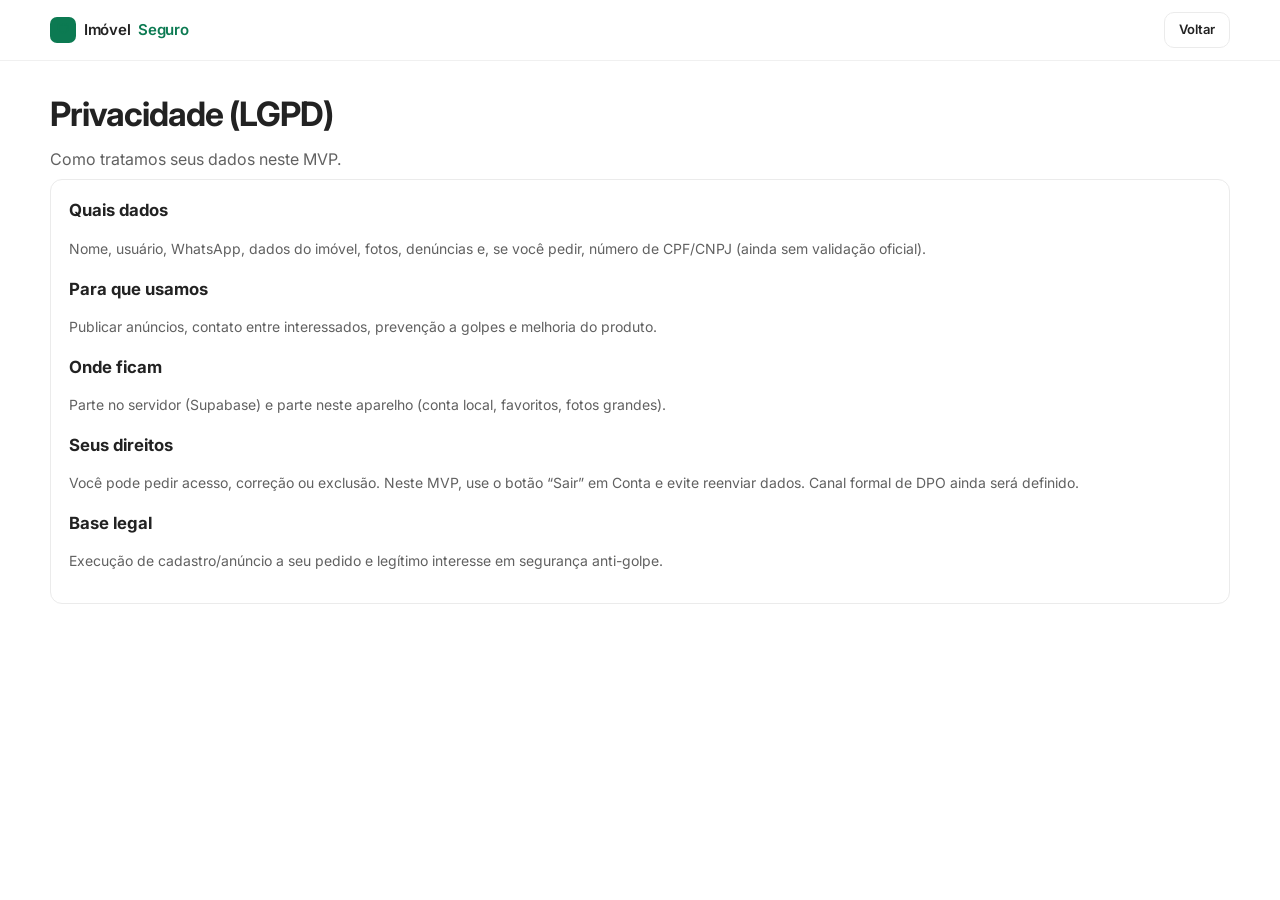
<file: privacidade.html>
<!doctype html>
<html lang="pt-BR">
<head>
  <meta charset="utf-8">
  <meta name="viewport" content="width=device-width,initial-scale=1">
  <title>Privacidade (LGPD) — Imóvel Seguro</title>
  <link rel="stylesheet" href="css/styles.css">
</head>
<body>
  <header class="top"><div class="wrap top-inner">
    <a class="brand" href="index.html"><span class="brand-mark">🛡</span> Imóvel <span>Seguro</span></a>
    <a class="btn btn-ghost btn-sm" href="index.html">Voltar</a>
  </div></header>
  <main class="wrap">
    <section class="page-hero"><h1>Privacidade (LGPD)</h1><p>Como tratamos seus dados neste MVP.</p></section>
    <div class="legal-box section">
      <h2>Quais dados</h2>
      <p>Nome, usuário, WhatsApp, dados do imóvel, fotos, denúncias e, se você pedir, número de CPF/CNPJ (ainda sem validação oficial).</p>
      <h2>Para que usamos</h2>
      <p>Publicar anúncios, contato entre interessados, prevenção a golpes e melhoria do produto.</p>
      <h2>Onde ficam</h2>
      <p>Parte no servidor (Supabase) e parte neste aparelho (conta local, favoritos, fotos grandes).</p>
      <h2>Seus direitos</h2>
      <p>Você pode pedir acesso, correção ou exclusão. Neste MVP, use o botão “Sair” em Conta e evite reenviar dados. Canal formal de DPO ainda será definido.</p>
      <h2>Base legal</h2>
      <p>Execução de cadastro/anúncio a seu pedido e legítimo interesse em segurança anti-golpe.</p>
    </div>
  </main>
</body>
</html>
</file>
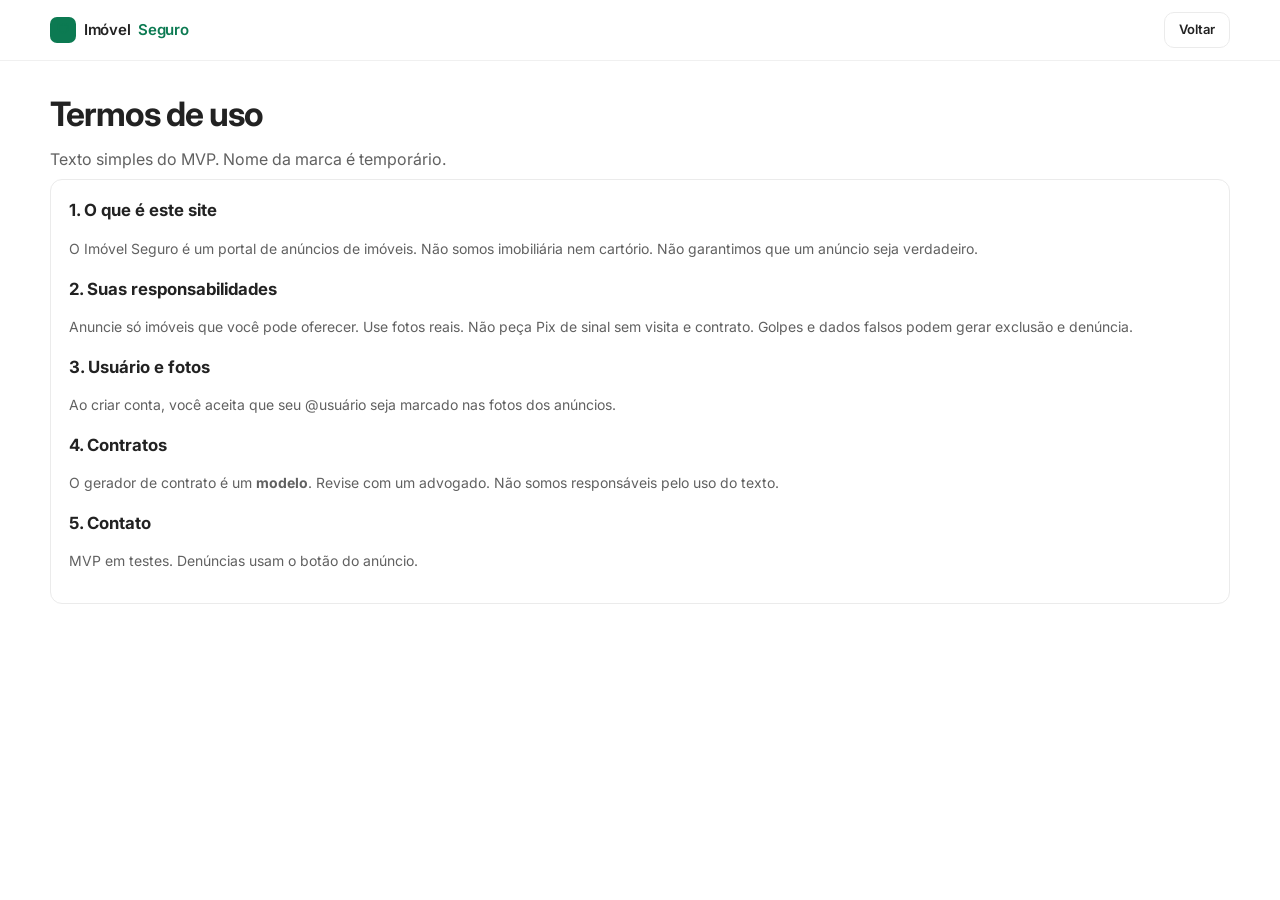
<file: termos.html>
<!doctype html>
<html lang="pt-BR">
<head>
  <meta charset="utf-8">
  <meta name="viewport" content="width=device-width,initial-scale=1">
  <title>Termos de uso — Imóvel Seguro</title>
  <link rel="stylesheet" href="css/styles.css">
</head>
<body>
  <header class="top"><div class="wrap top-inner">
    <a class="brand" href="index.html"><span class="brand-mark">🛡</span> Imóvel <span>Seguro</span></a>
    <a class="btn btn-ghost btn-sm" href="index.html">Voltar</a>
  </div></header>
  <main class="wrap">
    <section class="page-hero"><h1>Termos de uso</h1><p>Texto simples do MVP. Nome da marca é temporário.</p></section>
    <div class="legal-box section">
      <h2>1. O que é este site</h2>
      <p>O Imóvel Seguro é um portal de anúncios de imóveis. Não somos imobiliária nem cartório. Não garantimos que um anúncio seja verdadeiro.</p>
      <h2>2. Suas responsabilidades</h2>
      <p>Anuncie só imóveis que você pode oferecer. Use fotos reais. Não peça Pix de sinal sem visita e contrato. Golpes e dados falsos podem gerar exclusão e denúncia.</p>
      <h2>3. Usuário e fotos</h2>
      <p>Ao criar conta, você aceita que seu @usuário seja marcado nas fotos dos anúncios.</p>
      <h2>4. Contratos</h2>
      <p>O gerador de contrato é um <strong>modelo</strong>. Revise com um advogado. Não somos responsáveis pelo uso do texto.</p>
      <h2>5. Contato</h2>
      <p>MVP em testes. Denúncias usam o botão do anúncio.</p>
    </div>
  </main>
</body>
</html>
</file>
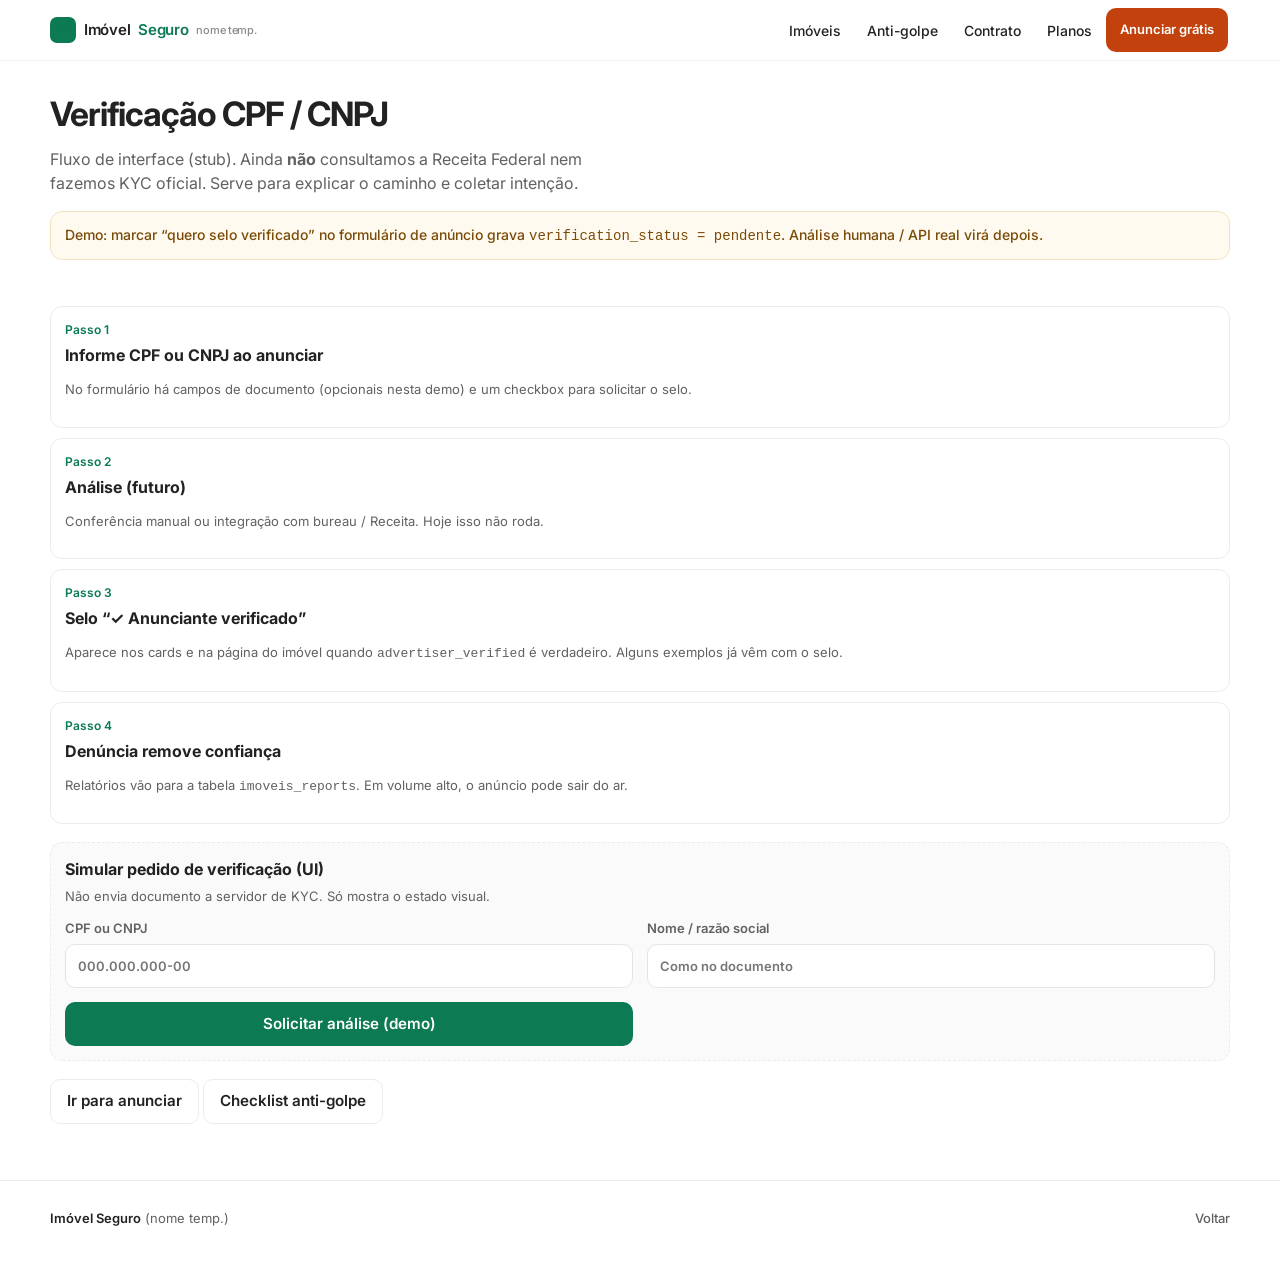
<file: verificar.html>
<!doctype html>
<html lang="pt-BR">
<head>
  <meta charset="utf-8">
  <meta name="viewport" content="width=device-width,initial-scale=1">
  <meta name="theme-color" content="#0c7a52">
  <title>Verificar anunciante — Imóvel Seguro</title>
  <link rel="stylesheet" href="css/styles.css">
</head>
<body>
  <header class="top">
    <div class="wrap top-inner">
      <a class="brand" href="index.html"><span class="brand-mark">🛡</span> Imóvel <span>Seguro</span> <em class="temp">nome temp.</em></a>
      <nav class="nav">
        <a href="index.html" data-nav="index.html">Imóveis</a>
        <a href="anti-golpe.html" data-nav="anti-golpe.html">Anti-golpe</a>
        <a href="contrato.html" data-nav="contrato.html">Contrato</a>
        <a href="precos.html" data-nav="precos.html">Planos</a>
        <a class="btn btn-terra" href="anunciar.html" style="padding:8px 14px;font-size:13px">Anunciar grátis</a>
              <span id="auth-slot"></span>
      </nav>
    </div>
  </header>

  <main class="wrap">
    <section class="page-hero">
      <h1>Verificação CPF / CNPJ</h1>
      <p>Fluxo de interface (stub). Ainda <strong>não</strong> consultamos a Receita Federal nem fazemos KYC oficial. Serve para explicar o caminho e coletar intenção.</p>
    </section>

    <div class="banner">
      Demo: marcar “quero selo verificado” no formulário de anúncio grava <code>verification_status = pendente</code>. Análise humana / API real virá depois.
    </div>

    <section class="section">
      <div class="steps">
        <div class="step">
          <strong>Informe CPF ou CNPJ ao anunciar</strong>
          <p class="help">No formulário há campos de documento (opcionais nesta demo) e um checkbox para solicitar o selo.</p>
        </div>
        <div class="step">
          <strong>Análise (futuro)</strong>
          <p class="help">Conferência manual ou integração com bureau / Receita. Hoje isso não roda.</p>
        </div>
        <div class="step">
          <strong>Selo “✓ Anunciante verificado”</strong>
          <p class="help">Aparece nos cards e na página do imóvel quando <code>advertiser_verified</code> é verdadeiro. Alguns exemplos já vêm com o selo.</p>
        </div>
        <div class="step">
          <strong>Denúncia remove confiança</strong>
          <p class="help">Relatórios vão para a tabela <code>imoveis_reports</code>. Em volume alto, o anúncio pode sair do ar.</p>
        </div>
      </div>

      <div class="stub" style="margin-top:18px">
        <strong>Simular pedido de verificação (UI)</strong>
        <p class="help" style="margin:6px 0 12px">Não envia documento a servidor de KYC. Só mostra o estado visual.</p>
        <form id="verify-stub" class="form-grid two">
          <label class="field">CPF ou CNPJ
            <input name="doc" placeholder="000.000.000-00" required>
          </label>
          <label class="field">Nome / razão social
            <input name="name" placeholder="Como no documento" required>
          </label>
          <button class="btn btn-primary" type="submit">Solicitar análise (demo)</button>
        </form>
        <div class="ok-box" id="verify-ok" style="margin-top:10px"></div>
      </div>

      <p style="margin-top:18px">
        <a class="btn btn-ghost" href="anunciar.html">Ir para anunciar</a>
        <a class="btn btn-ghost" href="anti-golpe.html">Checklist anti-golpe</a>
      </p>
    </section>
  </main>

  <footer class="footer">
    <div class="wrap footer-grid">
      <div><strong>Imóvel Seguro</strong> (nome temp.)</div>
      <div><a href="index.html">Voltar</a></div>
    </div>
    <!-- legal -->
</footer>

  <script>
    document.getElementById('verify-stub')?.addEventListener('submit', (e) => {
      e.preventDefault();
      const ok = document.getElementById('verify-ok');
      ok.style.display = 'block';
      ok.textContent = '✅ Pedido registrado neste navegador (demo). Em produção iria para fila de análise. Nenhum CPF/CNPJ foi validado de verdade.';
      try {
        const fd = new FormData(e.target);
        const list = JSON.parse(localStorage.getItem('imovel_seguro_verify_stub') || '[]');
        list.unshift({ doc: fd.get('doc'), name: fd.get('name'), at: new Date().toISOString() });
        localStorage.setItem('imovel_seguro_verify_stub', JSON.stringify(list.slice(0, 20)));
      } catch (_) {}
    });
  </script>
</body>
</html>
</file>
<file: css/styles.css>
@import url("https://fonts.googleapis.com/css2?family=Inter:wght@400;500;600;700&display=swap");

:root {
  --bg: #ffffff;
  --card: #ffffff;
  --ink: #222222;
  --muted: #616161;
  --line: #ebebeb;
  --green: #0c7a52;
  --green-dark: #085c3d;
  --green-soft: #f3f8f5;
  --terra: #c2410c;
  --terra-soft: #fff4ee;
  --danger: #b42318;
  --danger-soft: #fdf4f3;
  --warn: #9a6700;
  --warn-soft: #fffaf0;
  --blue: #175cd3;
  --blue-soft: #f3f6ff;
  --shadow: 0 1px 2px rgba(0, 0, 0, .04);
  --radius: 12px;
  --font: Inter, system-ui, -apple-system, "Segoe UI", Roboto, sans-serif;
  --tap: 44px;
}

* { box-sizing: border-box; }
html { scroll-behavior: smooth; font-size: 16px; }
body {
  margin: 0;
  font-family: var(--font);
  background: var(--bg);
  color: var(--ink);
  line-height: 1.5;
  min-height: 100vh;
}
a { color: inherit; text-decoration: none; }
img { max-width: 100%; display: block; }
button, input, select, textarea { font: inherit; color: inherit; }
::selection { background: #e5f2eb; }
.wrap { width: min(1180px, calc(100% - 48px)); margin: 0 auto; }

/* Header — thin, quiet */
.top {
  position: sticky;
  top: 0;
  z-index: 50;
  background: rgba(255, 255, 255, .86);
  backdrop-filter: blur(16px) saturate(1.2);
  -webkit-backdrop-filter: blur(16px) saturate(1.2);
  border-bottom: 1px solid rgba(0, 0, 0, .06);
}
.top-inner {
  display: flex;
  align-items: center;
  justify-content: space-between;
  gap: 16px;
  min-height: 60px;
  padding: 0;
}
.brand {
  display: flex;
  align-items: center;
  gap: 8px;
  font-weight: 600;
  font-size: 15px;
  letter-spacing: -.02em;
  flex: 0 0 auto;
}
.brand-mark {
  width: 26px;
  height: 26px;
  border-radius: 7px;
  background: var(--green);
  color: #fff;
  display: grid;
  place-items: center;
  font-size: 13px;
  box-shadow: none;
}
.brand span { color: var(--green); }
.brand .temp,
.temp {
  font-style: normal;
  font-size: 11px;
  font-weight: 500;
  color: #8a8a8a;
  background: transparent;
  border: 0;
  padding: 0;
}
.nav {
  display: flex;
  gap: 2px;
  align-items: center;
  flex-wrap: nowrap;
  justify-content: flex-end;
  min-width: 0;
}
.nav a:not(.btn) {
  padding: 8px 12px;
  border-radius: 8px;
  color: var(--ink);
  font-size: 14px;
  font-weight: 500;
  min-height: 36px;
  display: inline-flex;
  align-items: center;
}
.nav a:not(.btn):hover { background: #f6f6f6; }
.nav a.active { font-weight: 600; }

.btn {
  display: inline-flex;
  align-items: center;
  justify-content: center;
  gap: 8px;
  border: 0;
  border-radius: 10px;
  padding: 10px 16px;
  min-height: var(--tap);
  font-weight: 600;
  font-size: .95rem;
  cursor: pointer;
  transition: background .15s ease, transform .12s ease, opacity .12s ease;
}
.btn:active { transform: scale(.98); }
.btn:disabled { opacity: .55; cursor: not-allowed; }
.btn-primary { background: var(--green); color: #fff; }
.btn-primary:hover { background: var(--green-dark); }
.btn-dark { background: #222; color: #fff; }
.btn-dark:hover { background: #000; }
.btn-terra { background: var(--terra); color: #fff; }
.btn-danger { background: var(--danger); color: #fff; }
.btn-ghost {
  background: #fff;
  color: var(--ink);
  border: 1px solid var(--line);
}
.btn-ghost:hover { background: #fafafa; }
.btn-wa { background: #1fad5c; color: #fff; width: 100%; }
.btn-block { width: 100%; }
.btn-sm { min-height: 36px; padding: 0 14px; font-size: 13px; font-weight: 600; }
.btn-xl { min-height: 48px; font-size: 1rem; padding: 12px 20px; }
.nav .btn-ghost { background: transparent; border-color: transparent; }
.nav .btn-ghost:hover { background: #f6f6f6; }
:focus-visible { outline: 2px solid var(--green); outline-offset: 2px; }

/* Home */
.home { padding: 36px 0 8px; }
.home h1 {
  margin: 0 0 20px;
  font-size: clamp(32px, 4vw, 42px);
  font-weight: 600;
  letter-spacing: -.04em;
  line-height: 1.1;
}
.finder-bar {
  display: flex;
  align-items: stretch;
  background: #fff;
  border: 1px solid #e6e6e6;
  border-radius: var(--radius);
  box-shadow: 0 1px 2px rgba(0, 0, 0, .04);
  min-height: 68px;
}
.finder-bar:focus-within {
  border-color: #ddd;
  box-shadow: 0 8px 28px rgba(0, 0, 0, .06);
}
.finder-field {
  flex: 1 1 0;
  display: flex;
  flex-direction: column;
  justify-content: center;
  gap: 2px;
  padding: 10px 16px;
  min-width: 0;
  border-right: 1px solid #f0f0f0;
}
.finder-field-q { flex: 1.15 1 0; }
.finder-field span {
  font-size: 11px;
  font-weight: 600;
  letter-spacing: .01em;
  color: var(--ink);
  line-height: 1.2;
}
.finder-bar input,
.finder-bar select {
  width: 100%;
  border: 0;
  background: transparent;
  min-height: 0;
  height: 24px;
  padding: 0;
  border-radius: 0;
  box-shadow: none;
  font-size: 14px;
  font-weight: 400;
  color: var(--ink);
}
.finder-bar input::placeholder { color: #9a9a9a; }
.finder-bar input:focus,
.finder-bar select:focus { outline: none; border: 0; box-shadow: none; }
.finder-field:focus-within { background: #fafafa; }
.finder-field:first-child:focus-within { border-radius: 12px 0 0 12px; }
.finder-go {
  align-self: center;
  margin: 8px;
  border: 0;
  background: var(--green);
  color: #fff;
  border-radius: 10px;
  min-height: 48px;
  padding: 0 22px;
  font-weight: 600;
  font-size: 14px;
  cursor: pointer;
  flex: 0 0 auto;
}
.finder-go:hover { background: var(--green-dark); }
.finder-row {
  display: flex;
  align-items: center;
  justify-content: space-between;
  gap: 12px 20px;
  flex-wrap: wrap;
  margin-top: 10px;
}
.finder-flags { display: flex; gap: 4px 16px; flex-wrap: wrap; }
.finder-flags label {
  display: inline-flex;
  align-items: center;
  gap: 8px;
  min-height: 36px;
  font-size: 13px;
  font-weight: 500;
  color: var(--muted);
  cursor: pointer;
}
.finder-flags input { width: 16px; height: 16px; accent-color: var(--green); }

.chips { display: flex; flex-wrap: wrap; gap: 4px; }
.chip {
  border: 0;
  background: transparent;
  color: #444;
  border-radius: 999px;
  padding: 6px 12px;
  min-height: 36px;
  font-size: 13px;
  font-weight: 500;
  cursor: pointer;
  white-space: nowrap;
  flex: 0 0 auto;
}
.chip.active,
.chip:hover { background: #f3f3f3; color: #111; }

.safety-line {
  margin: 14px 0 0;
  font-size: 13px;
  line-height: 1.45;
  color: var(--muted);
  font-weight: 400;
}
.safety-line a { color: var(--ink); text-decoration: underline; text-underline-offset: 2px; }

.results { padding: 28px 0 72px; }
.results-bar {
  display: flex;
  justify-content: space-between;
  align-items: center;
  gap: 12px;
  margin-bottom: 18px;
}
.results-bar p { margin: 0; font-size: 14px; font-weight: 500; color: var(--ink); }

.grid {
  display: grid;
  gap: 40px 22px;
  grid-template-columns: 1fr;
}
.grid > .empty { grid-column: 1 / -1; }
@media (min-width: 700px) { .grid { grid-template-columns: repeat(2, 1fr); } }
@media (min-width: 1100px) { .grid { grid-template-columns: repeat(3, 1fr); } }

.listing {
  position: relative;
  background: transparent;
  border: 0;
  box-shadow: none;
  border-radius: 0;
  overflow: visible;
  min-height: 0;
}
.card.listing { background: transparent; border: 0; box-shadow: none; }
.listing-link { color: inherit; display: block; }
.listing-link:hover h3 { text-decoration: underline; text-underline-offset: 2px; }
.listing-photo {
  position: relative;
  overflow: hidden;
  color: #fff;
  display: flex;
  align-items: flex-end;
  padding: 14px;
  background: #e7eeea;
}
.listing .listing-photo {
  aspect-ratio: 1 / 1;
  border-radius: var(--radius);
  padding: 0;
  box-shadow: 0 1px 2px rgba(0, 0, 0, .05);
  background: #ececec;
}
.listing-photo img {
  position: absolute;
  inset: 0;
  width: 100%;
  height: 100%;
  object-fit: cover;
}
.listing .listing-photo img { transition: transform .5s ease; }
.listing:hover .listing-photo img { transform: scale(1.035); }
.listing:hover .listing-photo { box-shadow: 0 8px 22px rgba(0, 0, 0, .08); }
.listing-photo.terreno { background: linear-gradient(160deg, #efe6d4, #e4d3b4); }
.listing-photo.sitio,
.listing-photo.chacara { background: linear-gradient(160deg, #e4edd8, #c9d7b4); }
.listing-photo.casa { background: linear-gradient(160deg, #e4eee8, #c9d9d0); }
.listing-photo.apartamento { background: linear-gradient(160deg, #e6e8ee, #d5dae6); }
.listing-photo.comercial,
.listing-photo.barracao { background: linear-gradient(160deg, #eceae6, #ddd8d2); }
.listing-photo .emoji { font-size: 42px; position: absolute; right: 14px; top: 14px; opacity: .9; z-index: 2; }
.photo-wm {
  position: absolute;
  right: 10px;
  bottom: 10px;
  z-index: 3;
  background: rgba(0, 0, 0, .45);
  color: #fff;
  font-size: 11px;
  font-weight: 500;
  padding: 3px 7px;
  border-radius: 6px;
}
.listing-badges {
  position: absolute;
  left: 10px;
  top: 10px;
  z-index: 3;
  display: flex;
  flex-wrap: wrap;
  gap: 4px;
  max-width: calc(100% - 58px);
}
.tag {
  display: inline-flex;
  align-items: center;
  gap: 4px;
  background: rgba(255, 255, 255, .2);
  backdrop-filter: blur(6px);
  border-radius: 999px;
  padding: 4px 8px;
  font-size: 12px;
  font-weight: 600;
  z-index: 2;
}
.tag-exemplo,
.tag-verificado,
.tag-destaque {
  position: absolute;
  left: 12px;
  top: 12px;
  z-index: 3;
  background: rgba(255, 255, 255, .94);
  color: #222;
  border-radius: 999px;
  padding: 4px 8px;
  font-size: 11px;
  font-weight: 600;
}
.tag-verificado { top: 40px; color: #067647; }
.listing .tag-exemplo,
.listing .tag-verificado,
.listing .tag-destaque { position: static; top: auto; }
.listing-body { padding: 10px 2px 0; display: grid; gap: 1px; }
.listing-body h3 {
  margin: 0;
  font-size: 14px;
  font-weight: 400;
  line-height: 1.35;
  letter-spacing: -.01em;
  display: -webkit-box;
  -webkit-line-clamp: 2;
  -webkit-box-orient: vertical;
  overflow: hidden;
}
.meta { margin: 0; color: var(--muted); font-size: 13px; font-weight: 400; line-height: 1.4; }
.listing .meta {
  white-space: nowrap;
  overflow: hidden;
  text-overflow: ellipsis;
}
.price { font-size: 1.25rem; font-weight: 600; color: var(--ink); letter-spacing: -.02em; }
.listing .price { display: flex; align-items: baseline; gap: 6px; font-size: 14px; font-weight: 600; }
.verified-mark { color: var(--green); font-size: 12px; font-weight: 600; }
.feat-mark { font-size: 12px; font-weight: 500; color: var(--muted); }
.sr-only {
  position: absolute;
  width: 1px;
  height: 1px;
  padding: 0;
  margin: -1px;
  overflow: hidden;
  clip: rect(0, 0, 0, 0);
  white-space: nowrap;
  border: 0;
}
.price small { font-size: 13px; font-weight: 400; color: var(--muted); }
.fav-btn {
  position: absolute;
  top: 10px;
  right: 10px;
  z-index: 4;
  width: 36px;
  height: 36px;
  border-radius: 50%;
  border: 0;
  background: rgba(255, 255, 255, .94);
  color: #222;
  font-size: 16px;
  line-height: 1;
  cursor: pointer;
  box-shadow: 0 1px 4px rgba(0, 0, 0, .12);
}
.fav-btn.is-on { color: var(--green); }
.view-toggle {
  display: inline-flex;
  gap: 2px;
  padding: 3px;
  border: 1px solid #eee;
  border-radius: 10px;
  background: #fff;
}
.view-toggle .btn {
  min-height: 32px;
  border: 0;
  background: transparent;
  color: #444;
  border-radius: 8px;
  box-shadow: none;
}
.view-toggle .btn.active { background: #222; color: #fff; }
.view-toggle .btn:hover { background: #f5f5f5; }
.view-toggle .btn.active:hover { background: #222; }

.empty {
  text-align: center;
  padding: 48px 16px;
  color: var(--muted);
  border: 1px dashed #e4e4e4;
  border-radius: var(--radius);
  background: #fafafa;
  font-size: 15px;
}
.banner {
  margin: 8px 0 18px;
  padding: 12px 14px;
  border-radius: var(--radius);
  background: var(--warn-soft);
  color: #7a4b08;
  border: 1px solid #f3e2c0;
  font-size: 14px;
  font-weight: 500;
}
.banner-danger { background: var(--danger-soft); color: #7a271a; border-color: #f5d0cb; }
.banner-safe { background: var(--green-soft); color: var(--green-dark); border-color: #d7efe4; }

/* Legacy blocks kept so internal pages still render */
.hero { padding: 28px 0 8px; }
.hero h1 { font-size: clamp(1.7rem, 4vw, 2.4rem); line-height: 1.15; margin: 0 0 8px; letter-spacing: -.03em; }
.hero h1 em { font-style: normal; color: var(--green); }
.hero p.lead { margin: 0; color: var(--muted); font-size: 1rem; }
.badge {
  display: inline-flex;
  align-items: center;
  gap: 6px;
  background: var(--green-soft);
  color: var(--green-dark);
  border-radius: 999px;
  padding: 4px 10px;
  font-size: 12px;
  font-weight: 600;
  margin-bottom: 10px;
}
.search-card, .card, .panel {
  background: var(--card);
  border: 1px solid var(--line);
  border-radius: var(--radius);
  box-shadow: var(--shadow);
}
.search-card { padding: 16px; }
.search-grid { display: grid; gap: 12px; }
label.field { display: grid; gap: 6px; font-size: 13px; font-weight: 600; color: var(--muted); }
input, select, textarea {
  width: 100%;
  padding: 10px 12px;
  min-height: var(--tap);
  border-radius: 10px;
  border: 1px solid #e4e4e4;
  background: #fff;
  color: var(--ink);
}
textarea { min-height: 120px; resize: vertical; }
input:focus, select:focus, textarea:focus {
  outline: none;
  border-color: var(--green);
  box-shadow: 0 0 0 3px rgba(12, 122, 82, .15);
}
.section { padding: 28px 0 40px; }
.section-head { display: flex; justify-content: space-between; align-items: end; gap: 12px; margin-bottom: 16px; flex-wrap: wrap; }
.section-head h2 { margin: 0; font-size: 1.25rem; font-weight: 600; letter-spacing: -.02em; }
.section-head p { margin: 4px 0 0; color: var(--muted); font-size: 14px; }
.page-hero { padding: 28px 0 8px; }
.page-hero h1 { margin: 0 0 8px; font-size: clamp(1.6rem, 4vw, 2.1rem); letter-spacing: -.03em; }
.page-hero p { margin: 0; color: var(--muted); max-width: 58ch; }

.form-card { padding: 20px; max-width: 820px; }
.form-grid { display: grid; gap: 14px; }
@media (min-width: 640px) {
  .form-grid.two { grid-template-columns: 1fr 1fr; }
  .search-grid { grid-template-columns: 1.3fr 1fr 1fr auto; align-items: end; }
}
.help { font-size: 13px; color: var(--muted); font-weight: 400; }
.ok-box, .err-box { display: none; margin-top: 12px; padding: 12px 14px; border-radius: var(--radius); font-size: 14px; font-weight: 500; }
.ok-box { background: var(--green-soft); color: var(--green-dark); }
.err-box { background: #fdecec; color: #9b1c1c; }
.wizard-steps { display: flex; gap: 8px; flex-wrap: wrap; margin-bottom: 16px; }
.wizard-steps .wstep {
  flex: 1;
  min-width: 90px;
  text-align: center;
  padding: 10px 8px;
  border-radius: 10px;
  border: 1px solid var(--line);
  background: #fff;
  font-size: 13px;
  font-weight: 600;
  color: var(--muted);
}
.wizard-steps .wstep.on { border-color: var(--green); background: var(--green-soft); color: var(--green-dark); }
.wizard-pane { display: none; }
.wizard-pane.on { display: block; }
.photo-slots { display: grid; gap: 12px; }
.photo-slot { border: 1px dashed #ddd; border-radius: var(--radius); padding: 14px; background: #fafafa; }
.photo-slot.required { border-color: #b7e4c7; background: #f6fbf8; }
.photo-slot .slot-label { font-weight: 600; margin-bottom: 6px; }
.photo-slot .preview { margin-top: 10px; border-radius: 10px; overflow: hidden; max-height: 180px; position: relative; }
.photo-slot .preview img { width: 100%; height: 180px; object-fit: cover; }
.photo-slot input[type=file] { font-size: 14px; }
.pricing { display: grid; gap: 16px; grid-template-columns: 1fr; }
@media (min-width: 800px) { .pricing { grid-template-columns: repeat(3, 1fr); } }
.price-card { padding: 22px; display: flex; flex-direction: column; gap: 12px; }
.price-card.featured { border-color: #cfe5da; box-shadow: 0 8px 24px rgba(12, 122, 82, .06); position: relative; }
.price-card .plan { font-size: 12px; font-weight: 600; color: var(--muted); text-transform: uppercase; letter-spacing: .04em; }
.price-card .amount { font-size: 1.8rem; font-weight: 600; color: var(--ink); letter-spacing: -.03em; }
.price-card .amount span { font-size: 14px; font-weight: 400; color: var(--muted); }
.price-card ul { margin: 0; padding-left: 18px; color: var(--muted); display: grid; gap: 8px; flex: 1; font-size: 14px; }
.ribbon { position: absolute; top: 14px; right: 14px; background: var(--green); color: #fff; font-size: 11px; font-weight: 600; border-radius: 999px; padding: 4px 8px; }

.detail { display: grid; gap: 18px; padding-bottom: 48px; }
@media (min-width: 860px) {
  .detail { grid-template-columns: 1.35fr .85fr; align-items: start; }
  .hero { display: grid; grid-template-columns: 1.05fr .95fr; align-items: center; gap: 20px; }
}
.detail-photo { border-radius: var(--radius); min-height: 280px; position: relative; }
.detail-side { padding: 18px; position: sticky; top: 76px; }
.detail-side h1 { margin: 0 0 8px; font-size: 1.4rem; letter-spacing: -.02em; }
.kv { display: grid; gap: 0; margin: 12px 0; }
.kv div { display: flex; justify-content: space-between; gap: 12px; padding: 10px 0; border-bottom: 1px solid var(--line); font-size: 14px; }
.kv span { color: var(--muted); font-weight: 500; }
.gallery { display: grid; gap: 8px; grid-template-columns: 1fr 1fr; margin-top: 12px; }
.gallery figure { margin: 0; border-radius: 10px; overflow: hidden; border: 1px solid var(--line); position: relative; background: #111; }
.gallery img { width: 100%; height: 140px; object-fit: cover; }
.gallery figcaption { position: absolute; left: 0; right: 0; bottom: 0; background: rgba(0, 0, 0, .55); color: #fff; font-size: 12px; font-weight: 600; padding: 6px 8px; }

.footer { border-top: 1px solid var(--line); padding: 28px 0 48px; color: var(--muted); font-size: 13px; }
.footer strong { color: var(--ink); font-weight: 600; }
.footer-grid { display: flex; justify-content: space-between; gap: 16px; flex-wrap: wrap; }
.footer a { font-weight: 500; }
.footer a:hover { text-decoration: underline; text-underline-offset: 2px; }
.note-pill {
  display: inline-flex;
  gap: 6px;
  align-items: center;
  background: #fafafa;
  border: 1px solid var(--line);
  border-radius: 999px;
  padding: 6px 10px;
  font-size: 12px;
  font-weight: 600;
  color: var(--muted);
}
.map { height: 300px; width: 100%; border-radius: var(--radius); border: 1px solid var(--line); overflow: hidden; z-index: 1; }
.map-lg { height: 480px; }
.trust-grid { display: grid; gap: 12px; grid-template-columns: 1fr; }
@media (min-width: 720px) { .trust-grid { grid-template-columns: repeat(3, 1fr); } }
.trust-card { padding: 16px; }
.trust-card h3 { margin: 0 0 4px; font-size: 1rem; }
.trust-card p { margin: 0; color: var(--muted); font-size: 14px; }
.check-list { display: grid; gap: 10px; padding: 0; margin: 0; list-style: none; }
.check-list li { background: #fff; border: 1px solid var(--line); border-radius: var(--radius); padding: 14px 16px; display: grid; gap: 2px; }
.check-list li strong { color: var(--ink); }
.modal-bg { position: fixed; inset: 0; background: rgba(15, 23, 42, .45); display: none; align-items: center; justify-content: center; padding: 18px; z-index: 90; }
.modal-bg.open { display: flex; }
.modal { background: #fff; border-radius: 16px; padding: 20px; width: min(520px, 100%); box-shadow: 0 16px 48px rgba(0, 0, 0, .12); }
.modal h3 { margin: 0 0 8px; font-size: 1.15rem; }
.verified-pill, .unverified-pill {
  display: inline-flex;
  align-items: center;
  gap: 6px;
  border-radius: 999px;
  padding: 4px 10px;
  font-size: 12px;
  font-weight: 600;
  border: 1px solid transparent;
}
.verified-pill { background: #f1faf4; color: #067647; border-color: #d7efe4; }
.unverified-pill { background: var(--warn-soft); color: var(--warn); border-color: #f3e2c0; }
.contract-preview { position: relative; border: 1px solid var(--line); border-radius: var(--radius); overflow: hidden; background: #fff; }
.contract-page { padding: 28px 24px; max-width: 800px; margin: 0 auto; background: #fff; color: #111; font-size: 15px; }
.contract-page h1 { font-size: 1.3rem; margin: 0 0 8px; text-align: center; }
.contract-page h2 { font-size: 1rem; margin: 18px 0 8px; }
.contract-locked { position: relative; }
.contract-locked .blur { filter: blur(5px); user-select: none; pointer-events: none; max-height: 220px; overflow: hidden; }
.paywall {
  position: absolute;
  inset: auto 12px 12px 12px;
  background: rgba(255, 255, 255, .96);
  border: 1px solid var(--line);
  border-radius: var(--radius);
  padding: 16px;
  text-align: center;
  box-shadow: var(--shadow);
}
.stub { border: 1px dashed var(--line); border-radius: var(--radius); padding: 14px; background: #fafafa; }
.steps { display: grid; gap: 10px; counter-reset: step; }
.steps .step { border: 1px solid var(--line); border-radius: var(--radius); padding: 14px; background: #fff; }
.steps .step::before { counter-increment: step; content: "Passo " counter(step); display: block; font-size: 12px; font-weight: 600; color: var(--green); margin-bottom: 4px; }
.legal-box { background: #fff; border: 1px solid var(--line); border-radius: var(--radius); padding: 18px; font-size: 14px; color: var(--muted); }
.legal-box h2 { color: var(--ink); font-size: 1.05rem; margin: 18px 0 8px; }
.legal-box h2:first-child { margin-top: 0; }
.steps-row { display: flex; flex-wrap: wrap; gap: 8px; }
.step-pill { background: #fff; border: 1px solid var(--line); border-radius: var(--radius); padding: 10px 12px; font-weight: 500; font-size: 14px; }

@media (max-width: 860px) {
  .wrap { width: min(1180px, calc(100% - 32px)); }
  .finder-bar { flex-direction: column; align-items: stretch; min-height: 0; }
  .finder-field { border-right: 0; border-bottom: 1px solid #f2f2f2; padding: 12px 14px; }
  .finder-field:first-child:focus-within,
  .finder-field:focus-within { border-radius: 0; }
  .finder-go { align-self: stretch; margin: 10px; }
  .chips { flex-wrap: nowrap; overflow-x: auto; scrollbar-width: none; max-width: 100%; }
  .chips::-webkit-scrollbar { display: none; }
  .home { padding-top: 22px; }
  .top-inner { position: relative; flex-wrap: wrap; align-items: center; gap: 4px 12px; padding: 10px 0 6px; min-height: 0; }
  .brand { flex: 1 1 auto; max-width: calc(100% - 112px); }
  .nav { order: 3; flex: 1 0 100%; width: 100%; justify-content: flex-start; overflow: visible; gap: 0; }
  .nav a:not(.btn) { padding: 6px 8px; }
  .nav .btn { white-space: nowrap; }
  .nav .btn-dark,
  .nav .btn-terra { position: absolute; top: 10px; right: 0; }
}
@media (prefers-reduced-motion: reduce) {
  *, *::before, *::after { transition: none !important; scroll-behavior: auto !important; }
}
@media print {
  .top, .footer, .no-print, .paywall, .banner { display: none !important; }
  .contract-locked .blur { filter: none !important; max-height: none !important; }
  .contract-page { box-shadow: none; border: 0; }
  body { background: #fff; }
}
</file>
